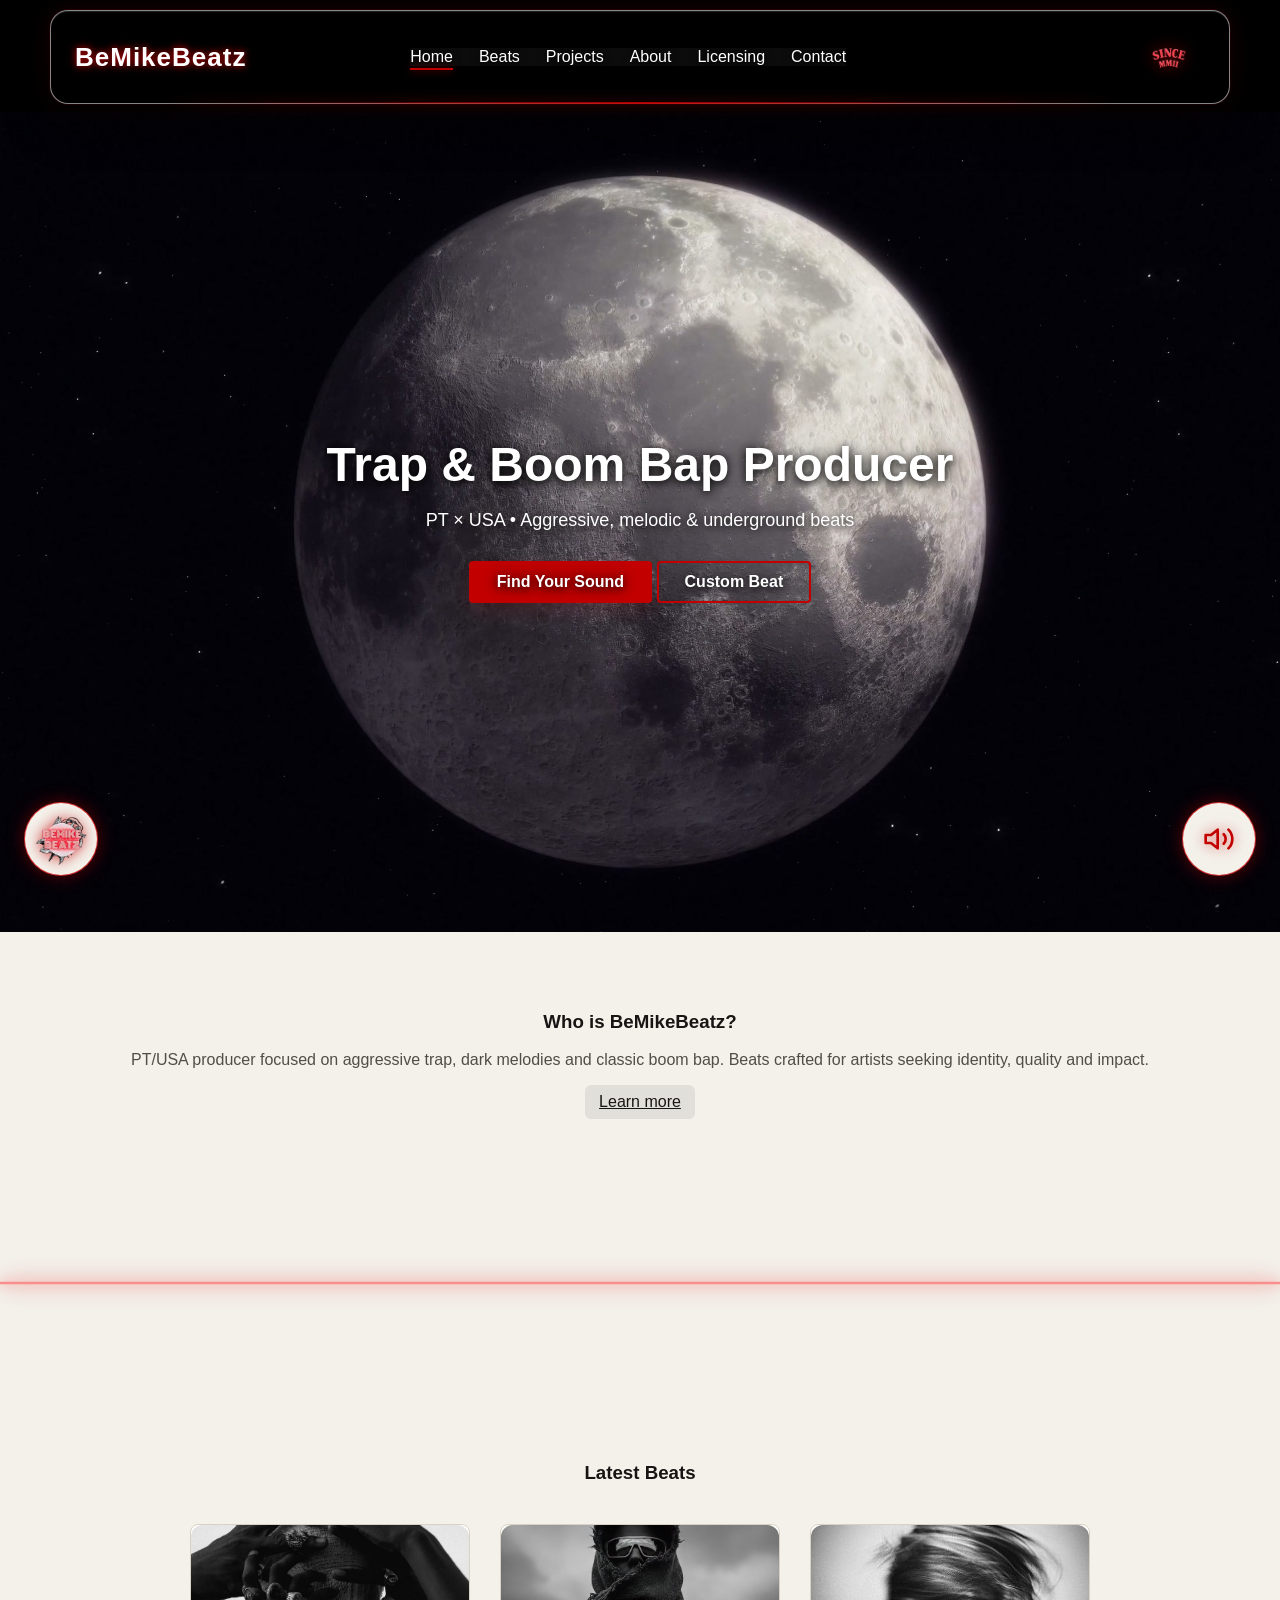
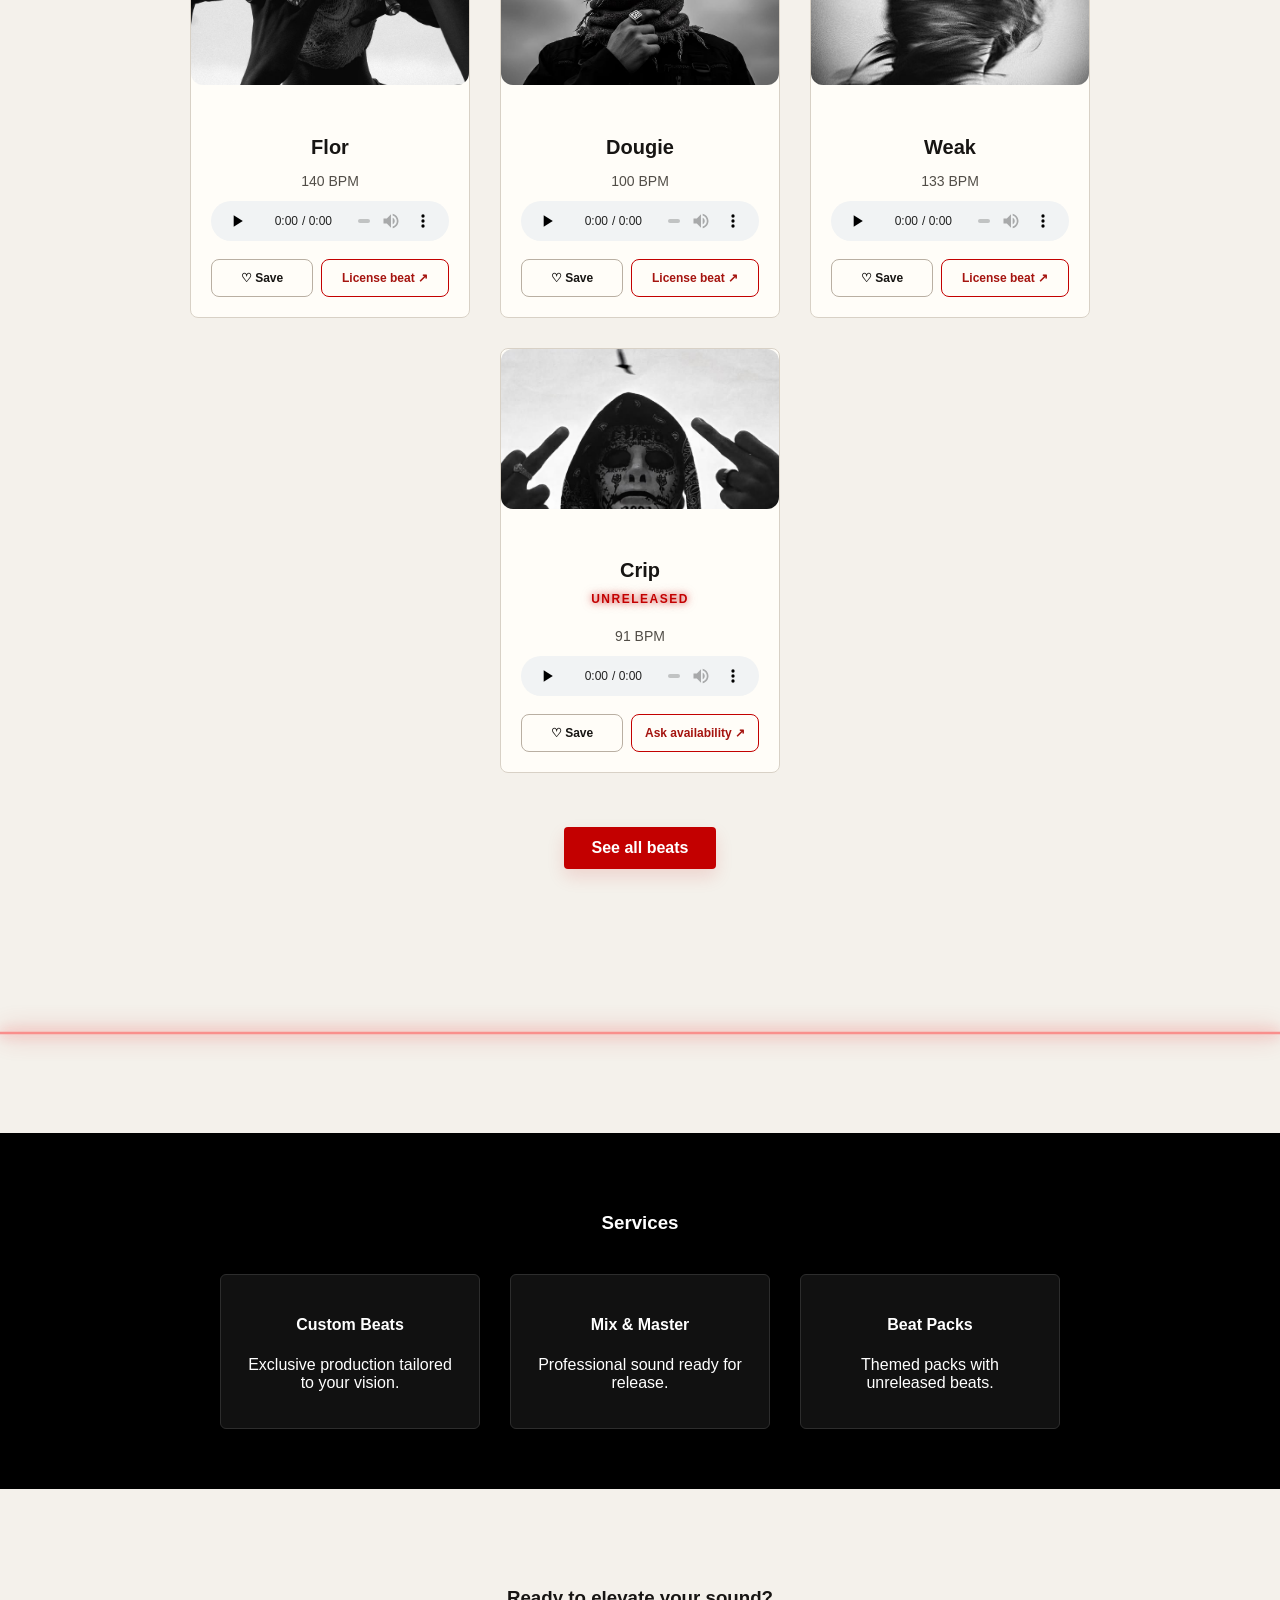
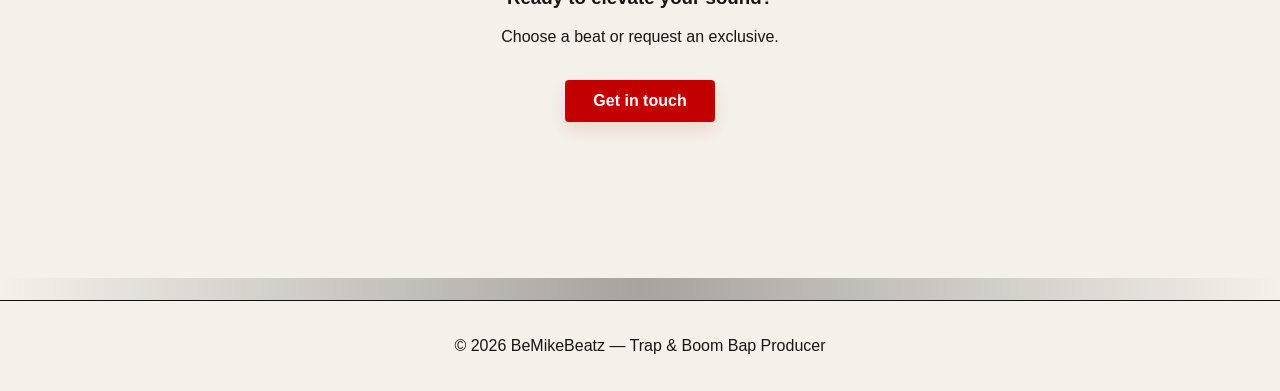
<file: index.html>
<!DOCTYPE html>
<html lang="en">
<head>
    <meta charset="UTF-8">
    <meta name="viewport" content="width=device-width, initial-scale=1.0">
    <title>BeMikeBeatz — Trap & Boom Bap Producer</title>
    <link rel="stylesheet" href="assets/css/style.css">
</head>

<body class="home-page">

    <!-- NAVBAR -->

<header class="navbar">
    <div class="header-left">
        <a class="logo-link" href="index.html" aria-label="BeMikeBeatz home">
            <span class="logo">BeMikeBeatz</span>
        </a>
    </div>

    <nav class="header-center" aria-label="Main navigation">
        <a href="index.html" aria-current="page">Home</a>
        <a href="beats.html">Beats</a>
        <a href="projects.html">Projects</a>
        <a href="about.html">About</a>
        <a href="licensing.html">Licensing</a>
        <a href="contact.html">Contact</a>
    </nav>

    <div class="header-right">
        <button class="header-icon-button" type="button" aria-label="Open menu" aria-expanded="false" aria-controls="site-navigation">
            <span class="menu-bars" aria-hidden="true"><span></span><span></span><span></span></span>
            <img class="header-icon" src="assets/images/bemike3-small.webp" alt="">
        </button>
    </div>
    
</header>




    <!-- HERO -->
    <section class="hero">
    <video muted loop playsinline preload="none" poster="assets/images/hero-dark.jpg" class="hero-video hero-video-dark" aria-hidden="true">
        <source data-src="assets/video/hero-sun-loop.mp4" type="video/mp4">
    </video>

    <video muted loop playsinline preload="none" poster="assets/images/hero-light.jpg" class="hero-video hero-video-light" aria-hidden="true">
        <source data-src="assets/video/hero-moon-loop.mp4" type="video/mp4">
    </video>

    <div class="hero-transformation" aria-hidden="true"></div>
    <div class="hero-overlay"></div>

    <div class="hero-content">
        <h1 class="hero-title">Trap & Boom Bap Producer</h1>
        <p class="hero-subtitle">PT × USA • Aggressive, melodic & underground beats</p>

        <div class="hero-buttons">
            <a class="btn" href="beats.html#beat-battle">Find Your Sound</a>
            <a class="btn-outline" href="contact.html">Custom Beat</a>
        </div>
    </div>
</section>


    <!-- ABOUT -->
    <section class="about-preview reveal">
        <h3>Who is BeMikeBeatz?</h3>
        <p>
            PT/USA producer focused on aggressive trap, dark melodies and classic boom bap.  
            Beats crafted for artists seeking identity, quality and impact.
        </p>
        <a class="btn-small" href="about.html">Learn more</a>
    </section>


<section class="visualizer-section top">
    <canvas class="beats-visualizer" id="beats-visualizer-top"></canvas>
</section>


    <!-- ÚLTIMOS BEATS -->
    
    <section class="latest-beats reveal">
    <h3>Latest Beats</h3>

    <div class="latest-grid">

        <!-- BEAT 1 -->
        <div class="latest-card" data-beat-id="flor">
            <img src="assets/beats/flor.jpeg" alt="Flor beat cover" width="736" height="920" loading="lazy" decoding="async">
            <div class="latest-info">
                <h4>Flor</h4>
                <p>140 BPM</p>
                <audio controls preload="none">
                    <source src="assets/beats/Flor(140bpm)@bemike_beatz.mp3" type="audio/mpeg">
                </audio>
                <div class="beat-card-actions">
                    <button class="beat-favorite" type="button" aria-pressed="false" aria-label="Save Flor to favourites"><span aria-hidden="true">♡</span> Save</button>
                    <a href="licensing.html?beat=flor">License beat ↗</a>
                </div>
            </div>
        </div>

        <!-- BEAT 2 -->
        <div class="latest-card" data-beat-id="dougie">
            <img src="assets/beats/dougie.jpeg" alt="Dougie beat cover" width="735" height="665" loading="lazy" decoding="async">
            <div class="latest-info">
                <h4>Dougie</h4>
                <p>100 BPM</p>
                <audio controls preload="none">
                    <source src="assets/beats/Jotinha.mp3" type="audio/mpeg">
                </audio>
                <div class="beat-card-actions">
                    <button class="beat-favorite" type="button" aria-pressed="false" aria-label="Save Dougie to favourites"><span aria-hidden="true">♡</span> Save</button>
                    <a href="licensing.html?beat=dougie">License beat ↗</a>
                </div>
            </div>
        </div>

        <!-- BEAT 3 -->
        <div class="latest-card" data-beat-id="weak">
            <img src="assets/beats/week.jpeg" alt="Weak beat cover" width="563" height="563" loading="lazy" decoding="async">
            <div class="latest-info">
                <h4>Weak</h4>
                <p>133 BPM</p>
                <audio controls preload="none">
                    <source src="assets/beats/Week.mp3" type="audio/mpeg">
                </audio>
                <div class="beat-card-actions">
                    <button class="beat-favorite" type="button" aria-pressed="false" aria-label="Save Weak to favourites"><span aria-hidden="true">♡</span> Save</button>
                    <a href="licensing.html?beat=weak">License beat ↗</a>
                </div>
            </div>
        </div>

        <div class="latest-card crip-card" data-beat-id="crip">
            <img src="assets/beats/blueface.jpeg" alt="Crip beat cover" width="640" height="640" loading="lazy" decoding="async">
            <div class="latest-info">
                <h4>Crip</h4>
                <span class="unreleased-tag">unreleased</span>
                <p>91 BPM</p>
                <audio id="crip-audio" controls preload="none">
                    <source src="assets/beats/BlueFace-preview.mp3" type="audio/mpeg">
                </audio>
                <div class="beat-card-actions">
                    <button class="beat-favorite" type="button" aria-pressed="false" aria-label="Save Crip to favourites"><span aria-hidden="true">♡</span> Save</button>
                    <a href="contact.html?beat=crip">Ask availability ↗</a>
                </div>
            </div>
        </div>

    </div>
    <br><br><br>
    <a class="btn" href="beats.html">See all beats</a>
</section>


<section class="visualizer-section">
    <canvas class="beats-visualizer" id="beats-visualizer"></canvas>
</section>

    <!-- SERVICES -->
    <section class="services">
        <h3>Services</h3>

        <div class="service-grid">

            <div class="service-card">
                <h4>Custom Beats</h4>
                <p>Exclusive production tailored to your vision.</p>
            </div>

            <div class="service-card">
                <h4>Mix & Master</h4>
                <p>Professional sound ready for release.</p>
            </div>

            <div class="service-card">
                <h4>Beat Packs</h4>
                <p>Themed packs with unreleased beats.</p>
            </div>

        </div>
    </section>


    <!-- FINAL CTA -->
    <section class="final-cta">
        <h3>Ready to elevate your sound?</h3>
        <p>Choose a beat or request an exclusive.</p><br>
        <a class="btn" href="contact.html">Get in touch</a>
    </section>
<section class="section-divider-ultra"></section>

    <!-- FOOTER -->
    <button class="floating-brand" type="button" aria-label="Switch to light theme" aria-pressed="false">
        <img src="assets/images/bemike-small.webp" alt="BeMike logo">
    </button>

    <button class="floating-mute" type="button" aria-label="Mute local beat previews" title="Mute local beat previews" aria-pressed="false">
        <svg width="32" height="32" viewBox="0 0 24 24" fill="none" stroke="currentColor" stroke-width="2" stroke-linecap="round" stroke-linejoin="round">
            <polygon points="11 5 6 9 2 9 2 15 6 15 11 19 11 5"></polygon>
            <line x1="23" y1="9" x2="17" y2="15"></line>
            <line x1="17" y1="9" x2="23" y2="15"></line>
        </svg>
    </button>

    <footer>
        <p>© 2026 BeMikeBeatz — Trap & Boom Bap Producer</p>
    </footer>
<script src="assets/js/main.js"></script>
</body>
</html>
</file>
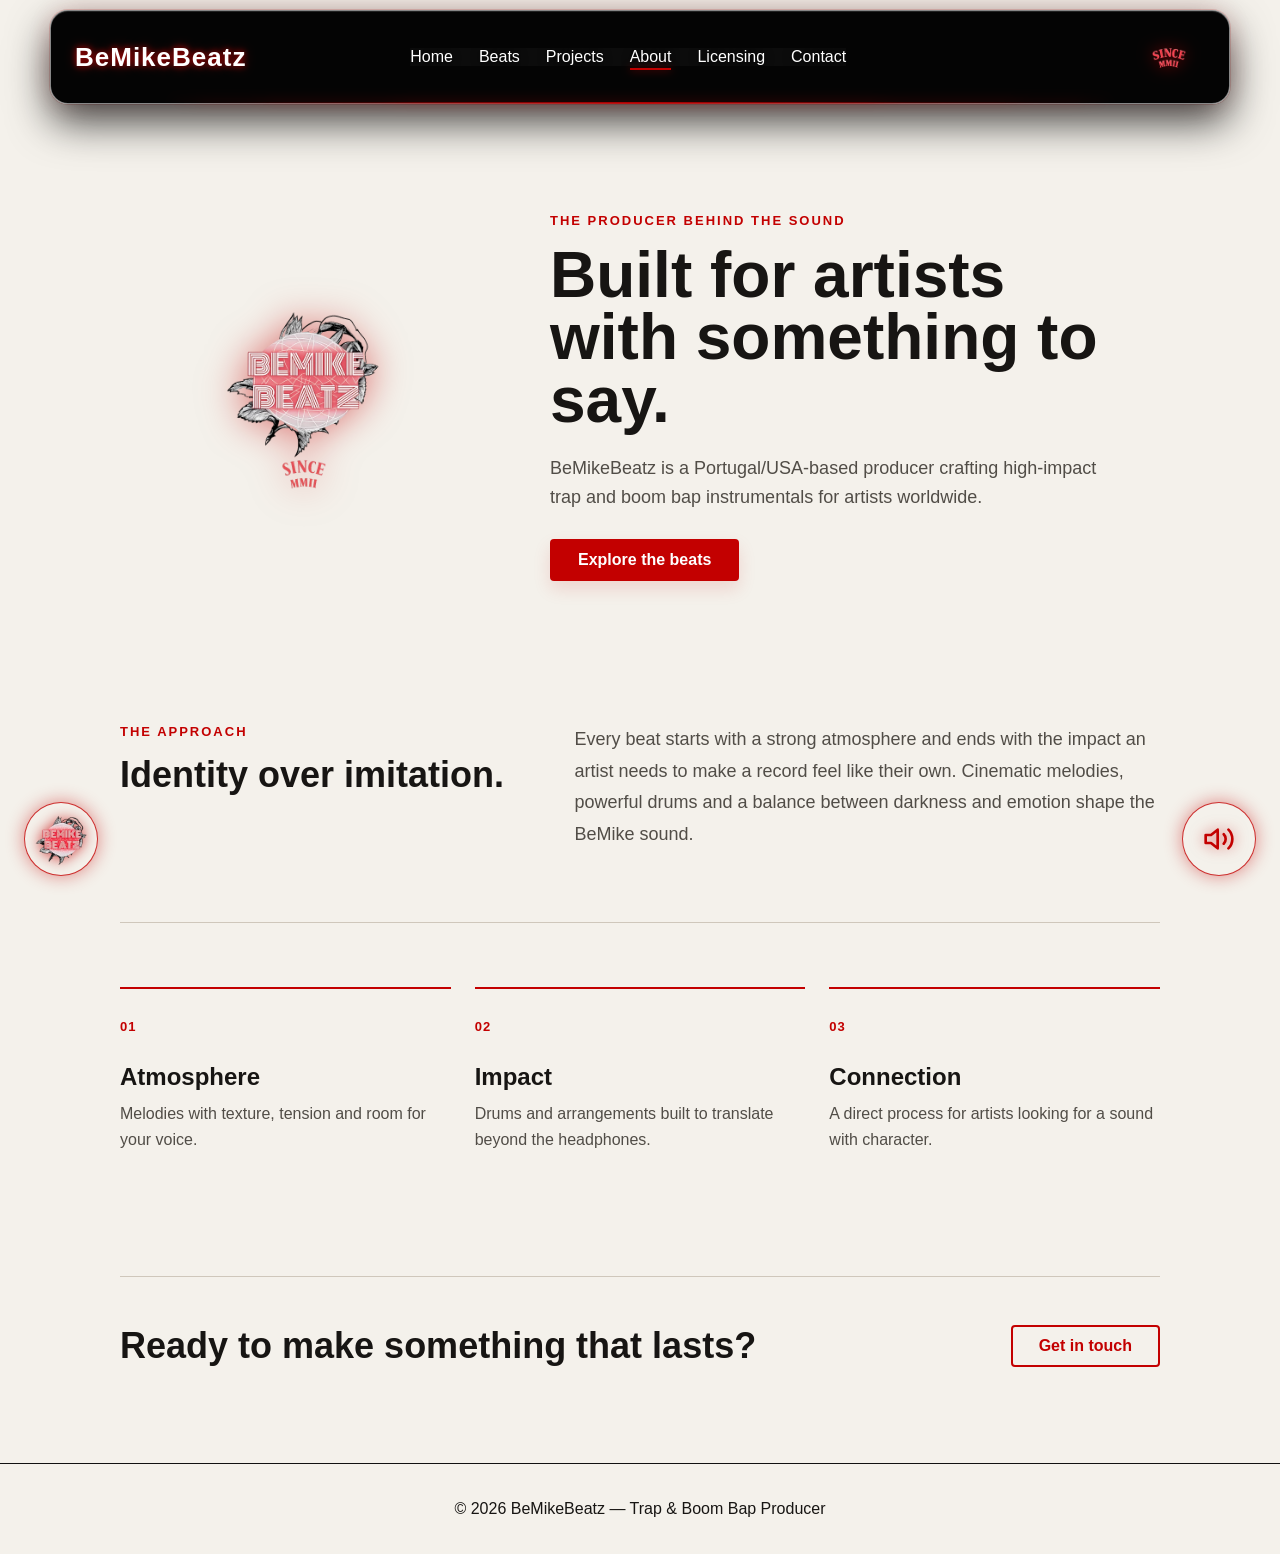
<file: about.html>
<!DOCTYPE html>
<html lang="en">
<head>
    <meta charset="UTF-8">
    <meta name="viewport" content="width=device-width, initial-scale=1.0">
    <title>About — BeMikeBeatz</title>
    <link rel="stylesheet" href="assets/css/style.css">
</head>
<body>

    <header class="navbar">
        <div class="header-left">
            <a class="logo-link" href="index.html" aria-label="BeMikeBeatz home">
                <span class="logo">BeMikeBeatz</span>
            </a>
        </div>

        <nav class="header-center" aria-label="Main navigation">
            <a href="index.html">Home</a>
            <a href="beats.html">Beats</a>
            <a href="projects.html">Projects</a>
            <a href="about.html" aria-current="page">About</a>
            <a href="licensing.html">Licensing</a>
            <a href="contact.html">Contact</a>
        </nav>

        <div class="header-right">
            <button class="header-icon-button" type="button" aria-label="Open menu" aria-expanded="false" aria-controls="site-navigation">
                <span class="menu-bars" aria-hidden="true"><span></span><span></span><span></span></span>
                <img class="header-icon" src="assets/images/bemike3-small.webp" alt="">
            </button>
        </div>
    </header>

    <main class="about-page">
        <section class="about-hero">
            <div class="about-mark">
                <img src="assets/images/bemike2-small.webp" alt="BeMikeBeatz logo">
            </div>

            <div class="about-hero-copy">
                <p class="about-eyebrow">The producer behind the sound</p>
                <h1>Built for artists<br>with something to say.</h1>
                <p>BeMikeBeatz is a Portugal/USA-based producer crafting high-impact trap and boom bap instrumentals for artists worldwide.</p>
                <a class="btn" href="beats.html">Explore the beats</a>
            </div>
        </section>

        <section class="about-story">
            <div>
                <p class="about-eyebrow">The approach</p>
                <h2>Identity over imitation.</h2>
            </div>
            <p>Every beat starts with a strong atmosphere and ends with the impact an artist needs to make a record feel like their own. Cinematic melodies, powerful drums and a balance between darkness and emotion shape the BeMike sound.</p>
        </section>

        <section class="about-values">
            <article class="about-value">
                <span>01</span>
                <h3>Atmosphere</h3>
                <p>Melodies with texture, tension and room for your voice.</p>
            </article>
            <article class="about-value">
                <span>02</span>
                <h3>Impact</h3>
                <p>Drums and arrangements built to translate beyond the headphones.</p>
            </article>
            <article class="about-value">
                <span>03</span>
                <h3>Connection</h3>
                <p>A direct process for artists looking for a sound with character.</p>
            </article>
        </section>

        <section class="about-cta">
            <h2>Ready to make something that lasts?</h2>
            <a class="btn-outline" href="contact.html">Get in touch</a>
        </section>

    </main>

    <button class="floating-brand" type="button" aria-label="Switch to light theme" aria-pressed="false">
        <img src="assets/images/bemike-small.webp" alt="BeMike logo">
    </button>

    <button class="floating-mute" type="button" aria-label="Mute local beat previews" title="Mute local beat previews" aria-pressed="false">
        <svg width="32" height="32" viewBox="0 0 24 24" fill="none" stroke="currentColor" stroke-width="2" stroke-linecap="round" stroke-linejoin="round">
            <polygon points="11 5 6 9 2 9 2 15 6 15 11 19 11 5"></polygon>
            <line x1="23" y1="9" x2="17" y2="15"></line>
            <line x1="17" y1="9" x2="23" y2="15"></line>
        </svg>
    </button>

    <footer>
        <p>© 2026 BeMikeBeatz — Trap & Boom Bap Producer</p>
    </footer>

    <script src="assets/js/main.js"></script>
</body>
</html>
</file>
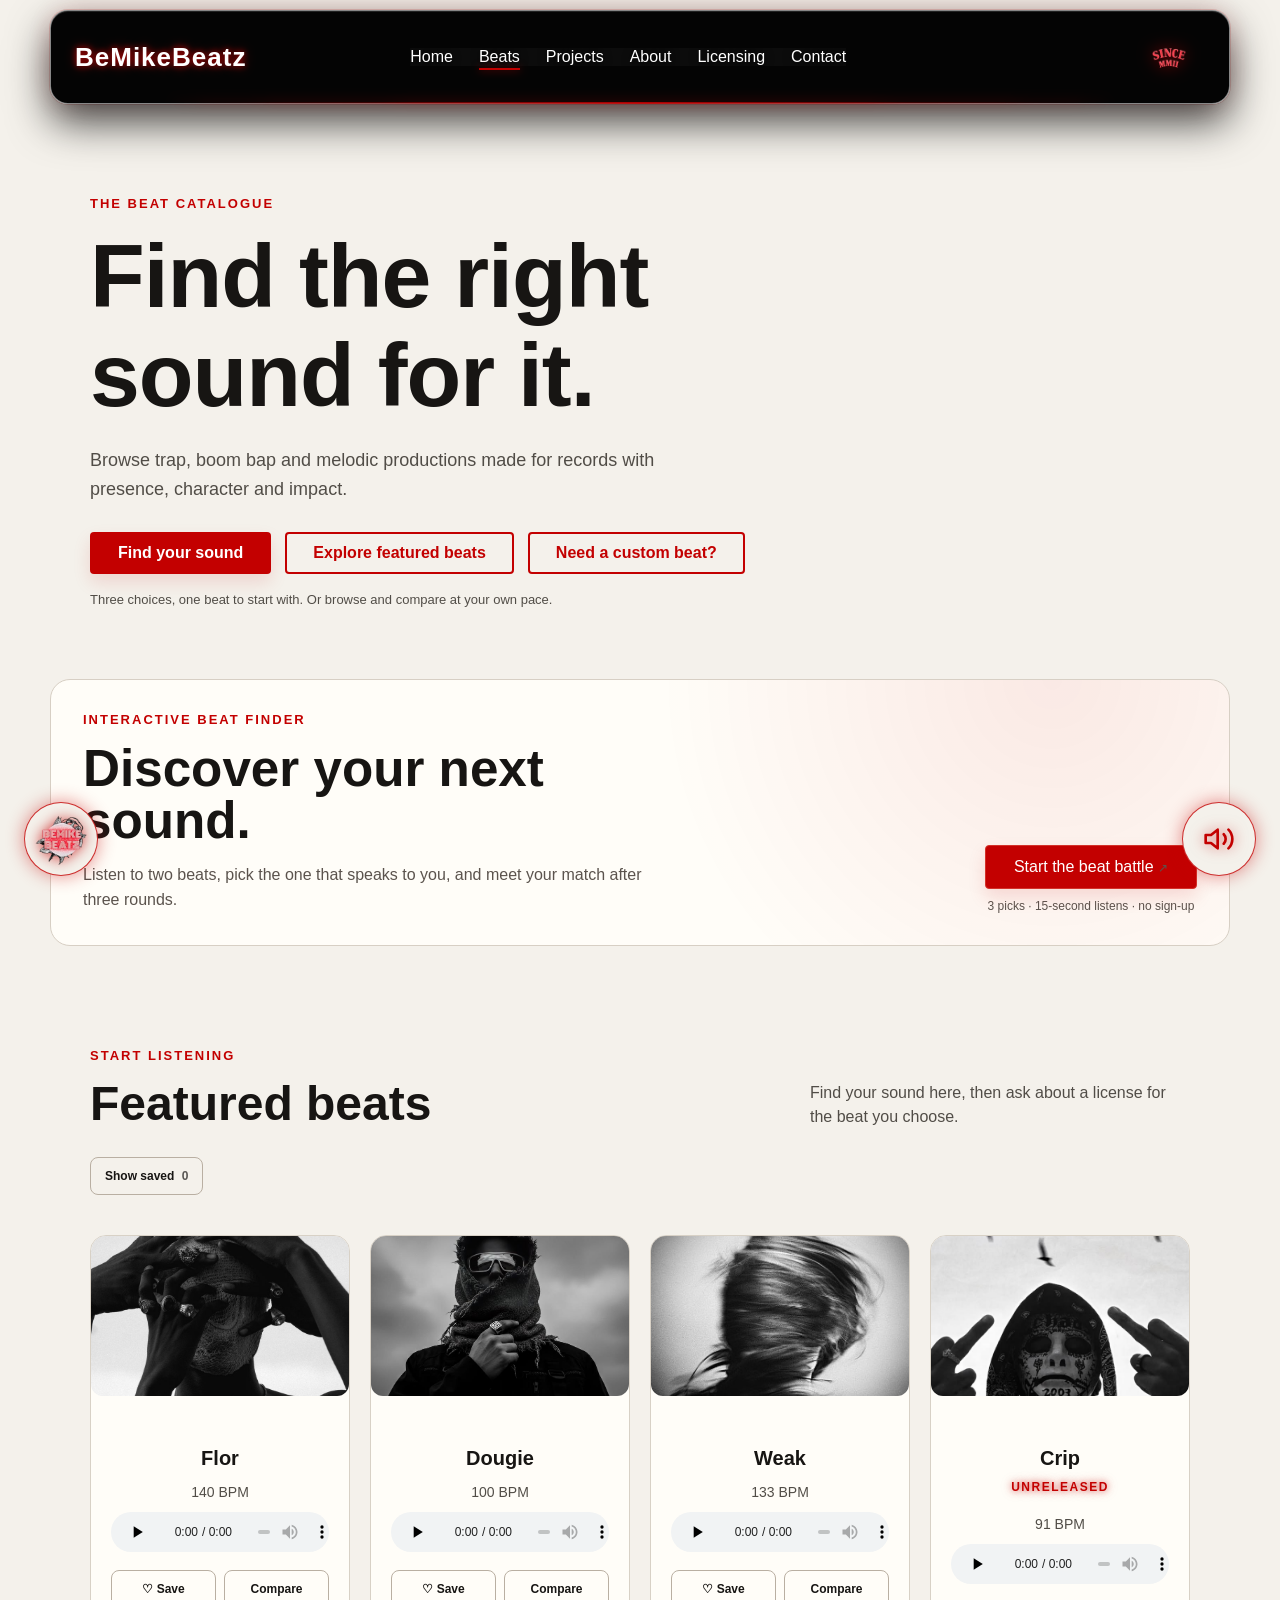
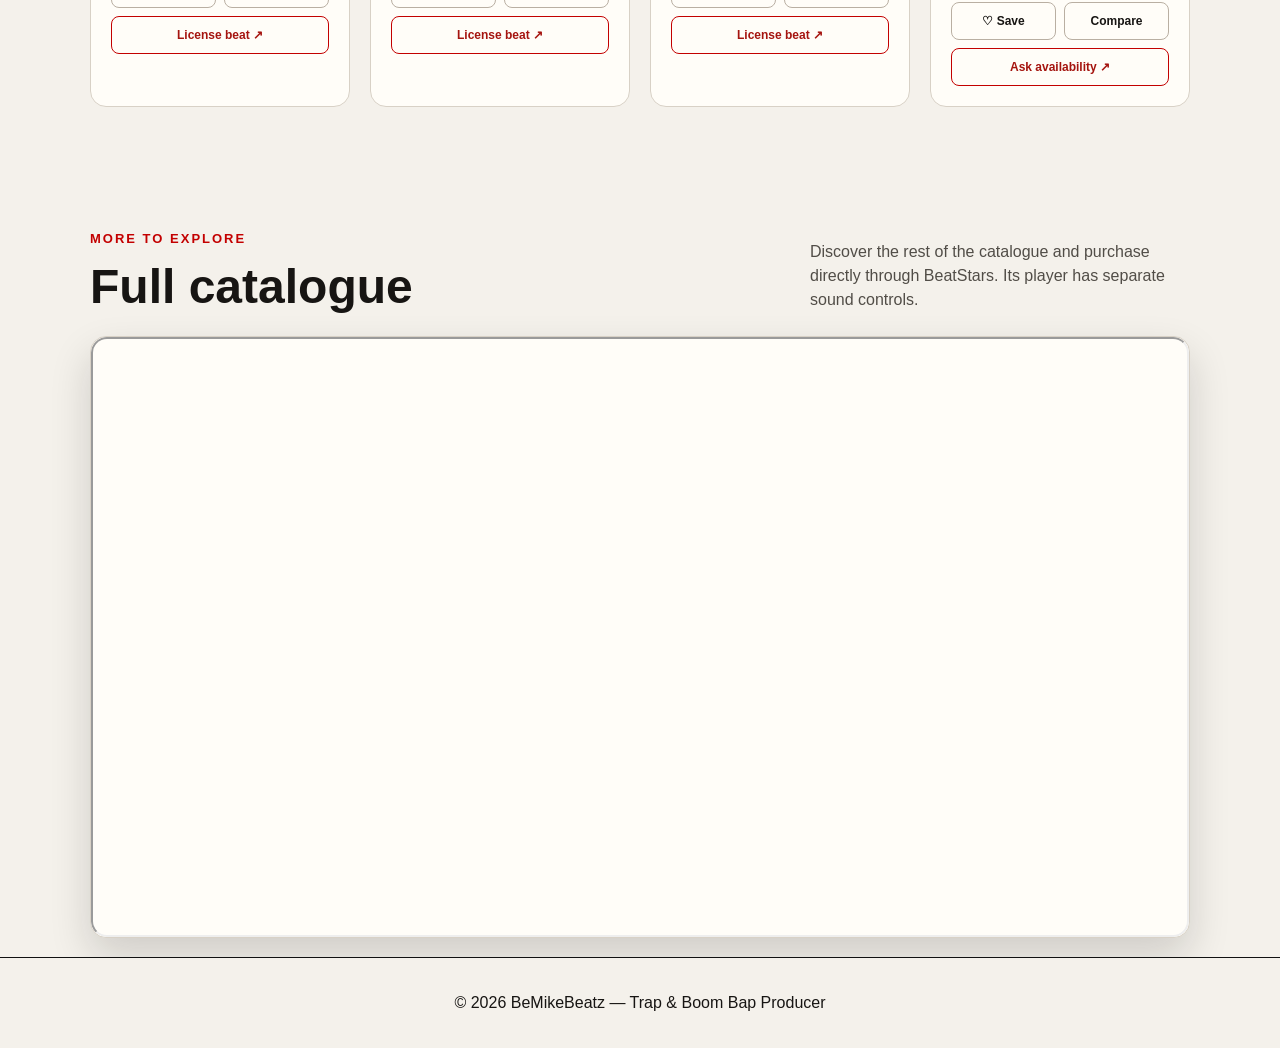
<file: beats.html>
<!DOCTYPE html>
<html lang="en">
<head>
    <meta charset="UTF-8">
    <meta name="viewport" content="width=device-width, initial-scale=1.0">
    <title>BeMikeBeatz — Catálogo Oficial</title>
    <link rel="stylesheet" href="assets/css/style.css">
</head>
<body>

    <!-- NAVBAR -->
    <header class="navbar">
        <div class="header-left">
            <a class="logo-link" href="index.html" aria-label="BeMikeBeatz home">
                <span class="logo">BeMikeBeatz</span>
            </a>
        </div>

        <nav class="header-center" aria-label="Main navigation">
            <a href="index.html">Home</a>
            <a href="beats.html" aria-current="page">Beats</a>
            <a href="projects.html">Projects</a>
            <a href="about.html">About</a>
            <a href="licensing.html">Licensing</a>
            <a href="contact.html">Contact</a>
        </nav>

        <div class="header-right">
            <button class="header-icon-button" type="button" aria-label="Open menu" aria-expanded="false" aria-controls="site-navigation">
                <span class="menu-bars" aria-hidden="true"><span></span><span></span><span></span></span>
                <img class="header-icon" src="assets/images/bemike3-small.webp" alt="">
            </button>
        </div>
    </header>

    <main class="beats-page">
    <!-- CATALOG INTRO -->
    <section class="catalog-header">
        <div class="catalog-copy">
            <p class="catalog-eyebrow">The beat catalogue</p>
            <h1>Find the right<br>sound for it.</h1>
            <p class="catalog-description">Browse trap, boom bap and melodic productions made for records with presence, character and impact.</p>
            <div class="catalog-actions">
                <a class="btn" href="#beat-battle">Find your sound</a>
                <a class="btn-outline" href="#featured-beats">Explore featured beats</a>
                <a class="btn-outline" href="contact.html">Need a custom beat?</a>
            </div>
            <p class="catalog-note">Three choices, one beat to start with. Or browse and compare at your own pace.</p>
        </div>
    </section>

    <section class="beat-battle" id="beat-battle" aria-labelledby="battle-title">
        <div class="battle-intro">
            <div>
                <p class="catalog-eyebrow">Interactive beat finder</p>
                <h2 id="battle-title">Discover your next sound.</h2>
                <p>Listen to two beats, pick the one that speaks to you, and meet your match after three rounds.</p>
            </div>
            <div class="battle-intro-action">
                <button class="btn battle-start" type="button">Start the beat battle <span aria-hidden="true">↗</span></button>
                <span>3 picks · 15-second listens · no sign-up</span>
            </div>
        </div>

        <div class="battle-stage" hidden>
            <div class="battle-stage-heading">
                <div>
                    <span class="battle-round-label" tabindex="-1">Round 1 of 3</span>
                    <h3>Which one feels right?</h3>
                </div>
                <span class="battle-progress" aria-hidden="true"><i></i><i></i><i></i></span>
            </div>
            <div class="battle-pair">
                <article class="battle-option" data-side="0">
                    <img alt="" width="320" height="320" decoding="async">
                    <div class="battle-option-copy">
                        <span class="battle-option-letter">A</span>
                        <h4 class="battle-option-name"></h4>
                        <p class="battle-option-meta"></p>
                        <div class="battle-option-actions">
                            <button class="battle-listen" type="button">▶ Listen for 15s</button>
                            <button class="battle-pick" type="button">Pick this beat <span aria-hidden="true">↗</span></button>
                        </div>
                        <progress class="battle-preview-progress" max="15" value="0" aria-label="Preview progress"></progress>
                    </div>
                </article>
                <span class="battle-versus" aria-hidden="true">VS</span>
                <article class="battle-option" data-side="1">
                    <img alt="" width="320" height="320" decoding="async">
                    <div class="battle-option-copy">
                        <span class="battle-option-letter">B</span>
                        <h4 class="battle-option-name"></h4>
                        <p class="battle-option-meta"></p>
                        <div class="battle-option-actions">
                            <button class="battle-listen" type="button">▶ Listen for 15s</button>
                            <button class="battle-pick" type="button">Pick this beat <span aria-hidden="true">↗</span></button>
                        </div>
                        <progress class="battle-preview-progress" max="15" value="0" aria-label="Preview progress"></progress>
                    </div>
                </article>
            </div>
            <div class="battle-stage-footer">
                <p class="battle-help" role="status" aria-live="polite">Listen, then pick one to continue.</p>
                <button class="battle-stage-restart" type="button">Start over</button>
            </div>
        </div>

        <div class="battle-result" hidden>
            <p class="catalog-eyebrow">Your match</p>
            <div class="battle-result-layout">
                <img class="battle-result-art" alt="" width="320" height="320" decoding="async">
                <div>
                    <span class="battle-result-kicker">This one made it through.</span>
                    <h3 class="battle-result-name" tabindex="-1"></h3>
                    <p class="battle-result-meta"></p>
                    <p class="battle-result-copy">Keep listening, save it for later, or ask how to use it in your next release.</p>
                    <div class="battle-result-actions">
                        <button class="battle-result-listen" type="button">▶ Listen again</button>
                        <button class="battle-result-save" type="button" aria-pressed="false">♡ Save beat</button>
                        <a class="battle-result-license" href="licensing.html">Explore licensing ↗</a>
                    </div>
                    <div class="battle-result-secondary">
                        <button class="battle-result-compare" type="button" hidden>Compare finalists A/B</button>
                        <button class="battle-restart" type="button">Try again</button>
                        <button class="battle-share" type="button">Copy result link</button>
                    </div>
                    <p class="battle-share-status" role="status" aria-live="polite"></p>
                </div>
            </div>
        </div>
        <noscript><p>Enable JavaScript to try the beat battle, or <a href="#featured-beats">browse the featured beats</a>.</p></noscript>
    </section>

    <!-- FEATURED BEATS -->
    <section class="featured-beats" id="featured-beats">
        <div class="featured-heading">
            <div><p class="catalog-eyebrow">Start listening</p><h2>Featured beats</h2></div>
            <p>Find your sound here, then ask about a license for the beat you choose.</p>
        </div>
        <div class="beat-library-controls">
            <button class="beat-saved-filter" type="button" aria-pressed="false">Show saved <span class="saved-count">0</span></button>
            <span class="beat-filter-status" role="status" aria-live="polite"></span>
        </div>
        <p class="beat-empty-state" hidden>No saved beats yet. Tap the heart on a beat to keep it here.</p>

        <div class="latest-grid">
            <div class="latest-card" data-beat-id="flor">
                <img src="assets/beats/flor.jpeg" alt="Flor beat cover" width="736" height="920" loading="lazy" decoding="async">
                <div class="latest-info">
                    <h4>Flor</h4>
                    <p>140 BPM</p>
                    <audio controls preload="none">
                        <source src="assets/beats/Flor(140bpm)@bemike_beatz.mp3" type="audio/mpeg">
                    </audio>
                    <div class="beat-card-actions">
                        <button class="beat-favorite" type="button" aria-pressed="false" aria-label="Save Flor to favourites"><span aria-hidden="true">♡</span> Save</button>
                        <button class="beat-compare" type="button" aria-pressed="false">Compare</button>
                        <a href="licensing.html?beat=flor">License beat ↗</a>
                    </div>
                </div>
            </div>

            <div class="latest-card" data-beat-id="dougie">
                <img src="assets/beats/dougie.jpeg" alt="Dougie beat cover" width="735" height="665" loading="lazy" decoding="async">
                <div class="latest-info">
                    <h4>Dougie</h4>
                    <p>100 BPM</p>
                    <audio controls preload="none">
                        <source src="assets/beats/Jotinha.mp3" type="audio/mpeg">
                    </audio>
                    <div class="beat-card-actions">
                        <button class="beat-favorite" type="button" aria-pressed="false" aria-label="Save Dougie to favourites"><span aria-hidden="true">♡</span> Save</button>
                        <button class="beat-compare" type="button" aria-pressed="false">Compare</button>
                        <a href="licensing.html?beat=dougie">License beat ↗</a>
                    </div>
                </div>
            </div>

            <div class="latest-card" data-beat-id="weak">
                <img src="assets/beats/week.jpeg" alt="Weak beat cover" width="563" height="563" loading="lazy" decoding="async">
                <div class="latest-info">
                    <h4>Weak</h4>
                    <p>133 BPM</p>
                    <audio controls preload="none">
                        <source src="assets/beats/Week.mp3" type="audio/mpeg">
                    </audio>
                    <div class="beat-card-actions">
                        <button class="beat-favorite" type="button" aria-pressed="false" aria-label="Save Weak to favourites"><span aria-hidden="true">♡</span> Save</button>
                        <button class="beat-compare" type="button" aria-pressed="false">Compare</button>
                        <a href="licensing.html?beat=weak">License beat ↗</a>
                    </div>
                </div>
            </div>

            <div class="latest-card crip-card" data-beat-id="crip">
                <img src="assets/beats/blueface.jpeg" alt="Crip beat cover" width="640" height="640" loading="lazy" decoding="async">
                <div class="latest-info">
                    <h4>Crip</h4>
                    <span class="unreleased-tag">unreleased</span>
                    <p>91 BPM</p>
                    <audio id="crip-audio" controls preload="none" data-preview-duration="15">
                        <source src="assets/beats/BlueFace-preview.mp3" type="audio/mpeg">
                    </audio>
                    <div class="beat-card-actions">
                        <button class="beat-favorite" type="button" aria-pressed="false" aria-label="Save Crip to favourites"><span aria-hidden="true">♡</span> Save</button>
                        <button class="beat-compare" type="button" aria-pressed="false">Compare</button>
                        <a href="contact.html?beat=crip">Ask availability ↗</a>
                    </div>
                </div>
            </div>
        </div>
    </section>
    <div class="compare-dock" hidden role="region" aria-label="Beat comparison">
        <div class="compare-dock-heading"><strong>Compare beats</strong><button class="compare-clear" type="button">Clear</button></div>
        <div class="compare-slots">
            <button class="compare-play" type="button" data-slot="0" disabled><span class="compare-slot-label">A</span><span class="compare-slot-title">Choose a beat</span><span class="compare-play-icon" aria-hidden="true">▶</span></button>
            <button class="compare-play" type="button" data-slot="1" disabled><span class="compare-slot-label">B</span><span class="compare-slot-title">Choose a beat</span><span class="compare-play-icon" aria-hidden="true">▶</span></button>
        </div>
        <p class="compare-help" role="status" aria-live="polite">Choose two beats to compare them.</p>
    </div>

    <!-- FULL CATALOGUE -->
    <section class="player-section" id="beatstars-player">
        <div class="player-intro">
            <div><p class="catalog-eyebrow">More to explore</p><h2>Full catalogue</h2></div>
            <p>Discover the rest of the catalogue and purchase directly through BeatStars. Its player has separate sound controls.</p>
        </div>
        <div class="player-wrapper">
            <iframe src="https://player.beatstars.com/?storeId=152985" width="100%" height="600" loading="lazy" title="BeMikeBeatz full beat catalogue on BeatStars"></iframe>
        </div>
    </section>
    <section class="section-divider-ultra"></section>
    </main>

    <!-- FOOTER -->
    <button class="floating-brand" type="button" aria-label="Switch to light theme" aria-pressed="false">
        <img src="assets/images/bemike-small.webp" alt="BeMike logo">
    </button>

    <button class="floating-mute" type="button" aria-label="Mute local beat previews" title="Mute local beat previews" aria-pressed="false">
        <svg width="32" height="32" viewBox="0 0 24 24" fill="none" stroke="currentColor" stroke-width="2" stroke-linecap="round" stroke-linejoin="round">
            <polygon points="11 5 6 9 2 9 2 15 6 15 11 19 11 5"></polygon>
            <line x1="23" y1="9" x2="17" y2="15"></line>
            <line x1="17" y1="9" x2="23" y2="15"></line>
        </svg>
    </button>

    <footer>
        <p>© 2026 BeMikeBeatz — Trap & Boom Bap Producer</p>
    </footer>

<script src="assets/js/main.js"></script>
</body>
</html>
</file>
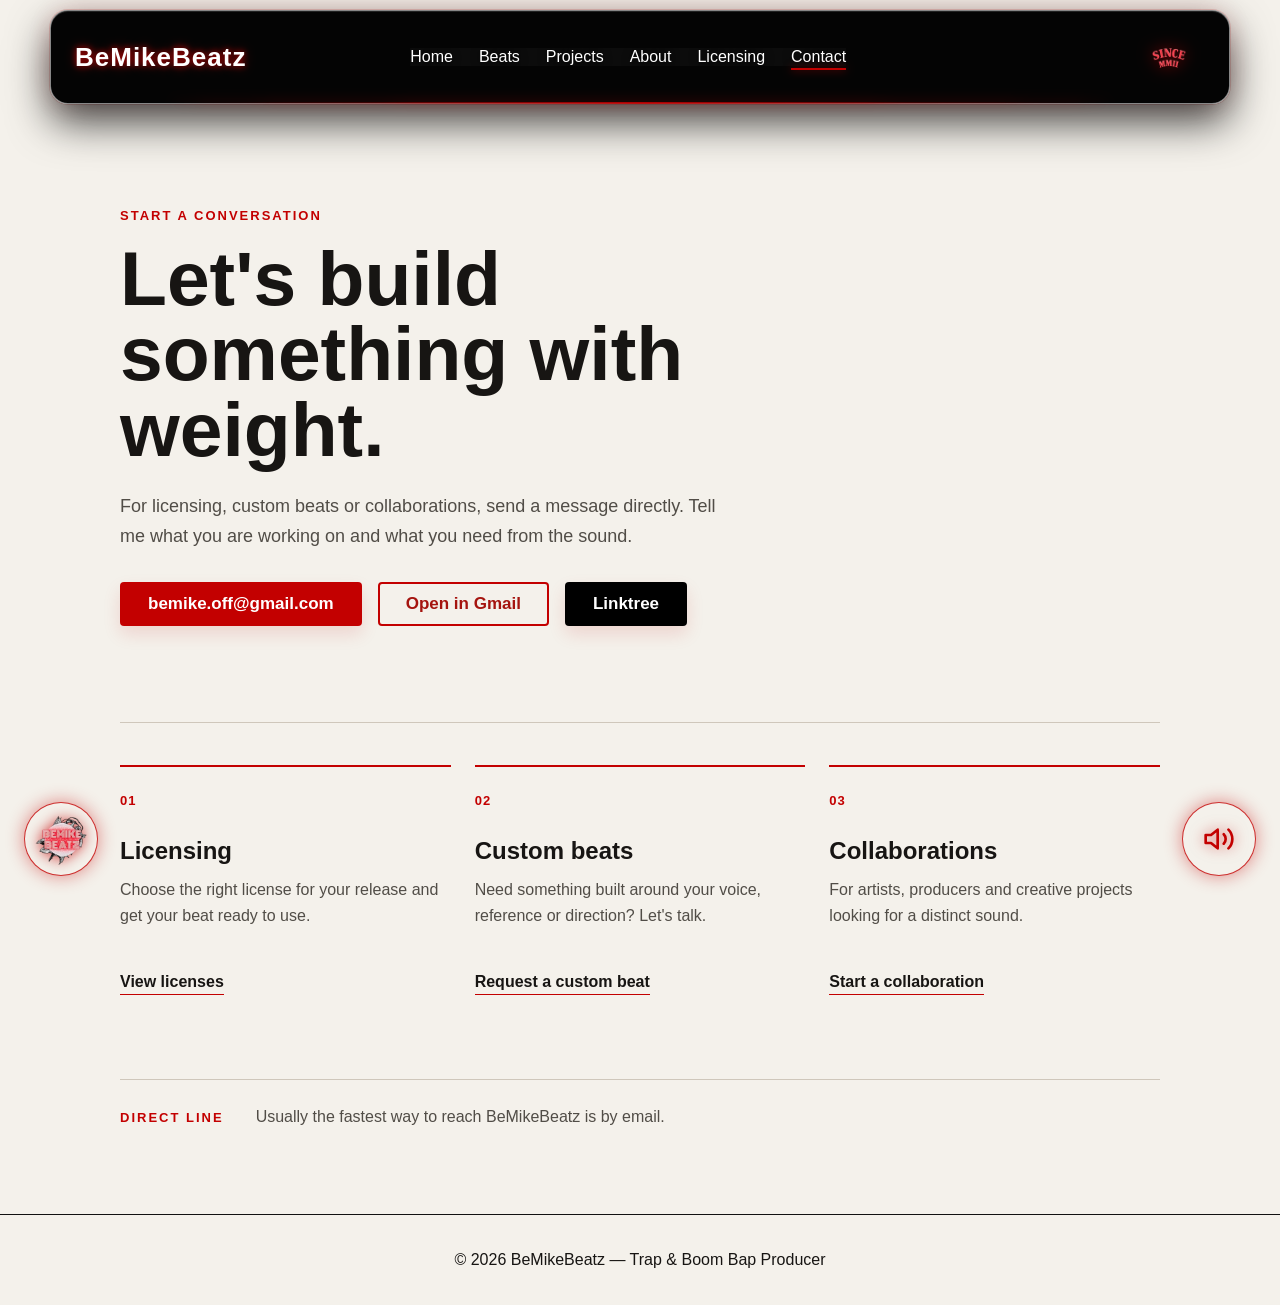
<file: contact.html>
<!DOCTYPE html>
<html lang="en">
<head>
    <meta charset="UTF-8">
    <meta name="viewport" content="width=device-width, initial-scale=1.0">
    <title>Contact — BeMikeBeatz</title>
    <link rel="stylesheet" href="assets/css/style.css">
</head>
<body>

    <header class="navbar">
        <div class="header-left">
            <a class="logo-link" href="index.html" aria-label="BeMikeBeatz home">
                <span class="logo">BeMikeBeatz</span>
            </a>
        </div>

        <nav class="header-center" aria-label="Main navigation">
            <a href="index.html">Home</a>
            <a href="beats.html">Beats</a>
            <a href="projects.html">Projects</a>
            <a href="about.html">About</a>
            <a href="licensing.html">Licensing</a>
            <a href="contact.html" aria-current="page">Contact</a>
        </nav>

        <div class="header-right">
            <button class="header-icon-button" type="button" aria-label="Open menu" aria-expanded="false" aria-controls="site-navigation">
                <span class="menu-bars" aria-hidden="true"><span></span><span></span><span></span></span>
                <img class="header-icon" src="assets/images/bemike3-small.webp" alt="">
            </button>
        </div>
    </header>

    <main class="contact-page">
        <section class="contact-hero">
            <p class="contact-eyebrow">Start a conversation</p>
            <h1>Let's build<br>something with weight.</h1>
            <p class="contact-intro">For licensing, custom beats or collaborations, send a message directly. Tell me what you are working on and what you need from the sound.</p>
            <div class="contact-selection" hidden>
                <span>Your enquiry</span>
                <strong class="contact-selection-summary"></strong>
                <a href="beats.html#featured-beats">Change beat</a>
            </div>
            <div class="contact-buttons">
                <a class="btn contact-email" href="mailto:bemike.off@gmail.com">bemike.off@gmail.com</a>
                <a class="btn-outline contact-gmail" href="https://mail.google.com/mail/?view=cm&amp;fs=1&amp;to=bemike.off@gmail.com" target="_blank" rel="noopener">Open in Gmail</a>
                <a class="btn contact-linktree" href="https://linktr.ee/bemike.off" target="_blank" rel="noopener">Linktree</a>
            </div>
        </section>

        <section class="contact-options">
            <article class="contact-option">
                <span>01</span>
                <h2>Licensing</h2>
                <p>Choose the right license for your release and get your beat ready to use.</p>
                <a href="licensing.html">View licenses</a>
            </article>

            <article class="contact-option">
                <span>02</span>
                <h2>Custom beats</h2>
                <p>Need something built around your voice, reference or direction? Let's talk.</p>
                <a href="mailto:bemike.off@gmail.com?subject=Custom%20beat%20request">Request a custom beat</a>
            </article>

            <article class="contact-option">
                <span>03</span>
                <h2>Collaborations</h2>
                <p>For artists, producers and creative projects looking for a distinct sound.</p>
                <a href="mailto:bemike.off@gmail.com?subject=Collaboration%20request">Start a collaboration</a>
            </article>
        </section>

        <section class="contact-footer-note">
            <p class="contact-eyebrow">Direct line</p>
            <p>Usually the fastest way to reach BeMikeBeatz is by email.</p>
        </section>
    </main>

    <button class="floating-brand" type="button" aria-label="Switch to light theme" aria-pressed="false">
        <img src="assets/images/bemike-small.webp" alt="BeMike logo">
    </button>

    <button class="floating-mute" type="button" aria-label="Mute local beat previews" title="Mute local beat previews" aria-pressed="false">
        <svg width="32" height="32" viewBox="0 0 24 24" fill="none" stroke="currentColor" stroke-width="2" stroke-linecap="round" stroke-linejoin="round">
            <polygon points="11 5 6 9 2 9 2 15 6 15 11 19 11 5"></polygon>
            <line x1="23" y1="9" x2="17" y2="15"></line>
            <line x1="17" y1="9" x2="23" y2="15"></line>
        </svg>
    </button>

    <footer>
        <p>© 2026 BeMikeBeatz — Trap & Boom Bap Producer</p>
    </footer>

    <script src="assets/js/main.js"></script>
</body>
</html>
</file>
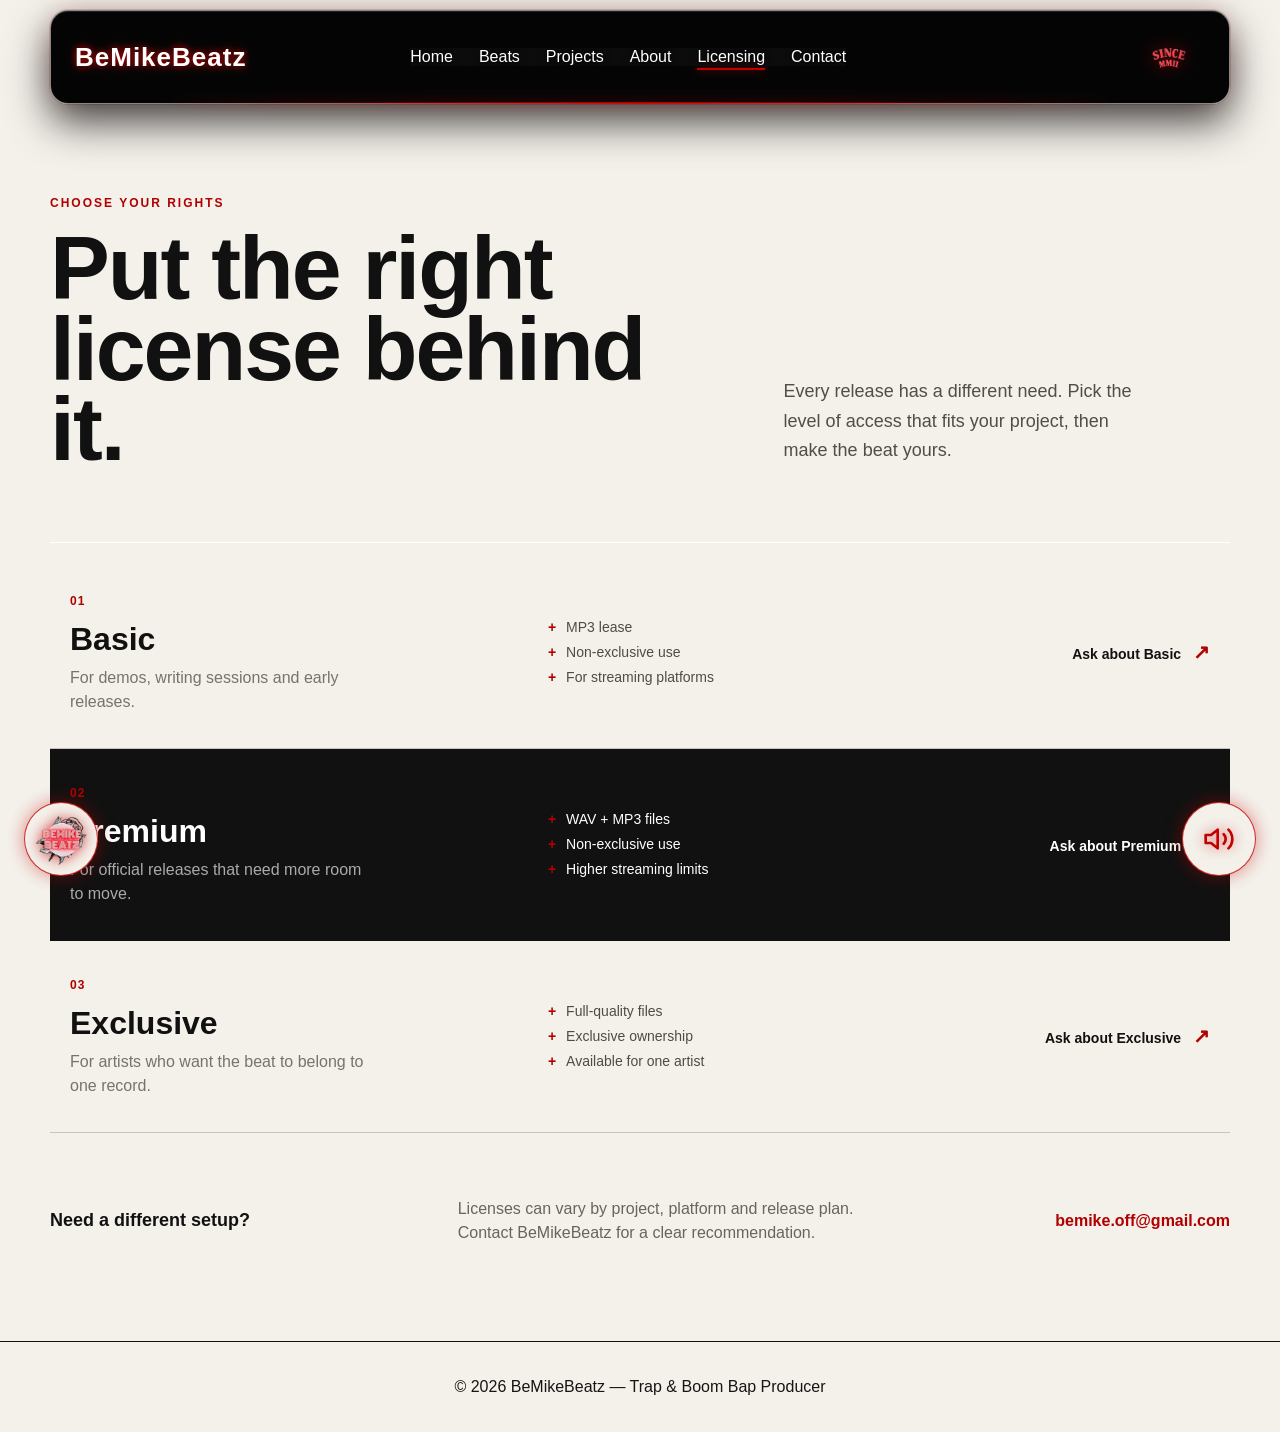
<file: licensing.html>
<!DOCTYPE html>
<html lang="en">
<head>
    <meta charset="UTF-8">
    <meta name="viewport" content="width=device-width, initial-scale=1.0">
    <title>Licensing — BeMikeBeatz</title>
    <link rel="stylesheet" href="assets/css/style.css">
</head>
<body>

    <header class="navbar">
        <div class="header-left">
            <a class="logo-link" href="index.html" aria-label="BeMikeBeatz home">
                <span class="logo">BeMikeBeatz</span>
            </a>
        </div>

        <nav class="header-center" aria-label="Main navigation">
            <a href="index.html">Home</a>
            <a href="beats.html">Beats</a>
            <a href="projects.html">Projects</a>
            <a href="about.html">About</a>
            <a href="licensing.html" aria-current="page">Licensing</a>
            <a href="contact.html">Contact</a>
        </nav>

        <div class="header-right">
            <button class="header-icon-button" type="button" aria-label="Open menu" aria-expanded="false" aria-controls="site-navigation">
                <span class="menu-bars" aria-hidden="true"><span></span><span></span><span></span></span>
                <img class="header-icon" src="assets/images/bemike3-small.webp" alt="">
            </button>
        </div>
    </header>

    <main class="licensing-page">
        <section class="licensing-intro">
            <div>
                <p class="licensing-kicker">Choose your rights</p>
                <h1>Put the right<br>license behind it.</h1>
            </div>
            <p class="licensing-intro-text">Every release has a different need. Pick the level of access that fits your project, then make the beat yours.</p>
        </section>

        <div class="selected-beat-context" hidden>
            <span>Selected beat</span>
            <strong class="selected-beat-name"></strong>
            <a href="beats.html#featured-beats">Choose another</a>
        </div>

        <section class="license-list" aria-label="License options">
            <article class="license-row">
                <div class="license-name">
                    <span>01</span>
                    <h2>Basic</h2>
                    <p>For demos, writing sessions and early releases.</p>
                </div>
                <ul>
                    <li>MP3 lease</li>
                    <li>Non-exclusive use</li>
                    <li>For streaming platforms</li>
                </ul>
                <a class="license-link" href="contact.html?license=basic" data-license="basic">Ask about Basic <span>↗</span></a>
            </article>

            <article class="license-row license-row-featured">
                <div class="license-name">
                    <span>02</span>
                    <h2>Premium</h2>
                    <p>For official releases that need more room to move.</p>
                </div>
                <ul>
                    <li>WAV + MP3 files</li>
                    <li>Non-exclusive use</li>
                    <li>Higher streaming limits</li>
                </ul>
                <a class="license-link" href="contact.html?license=premium" data-license="premium">Ask about Premium <span>↗</span></a>
            </article>

            <article class="license-row">
                <div class="license-name">
                    <span>03</span>
                    <h2>Exclusive</h2>
                    <p>For artists who want the beat to belong to one record.</p>
                </div>
                <ul>
                    <li>Full-quality files</li>
                    <li>Exclusive ownership</li>
                    <li>Available for one artist</li>
                </ul>
                <a class="license-link" href="contact.html?license=exclusive" data-license="exclusive">Ask about Exclusive <span>↗</span></a>
            </article>
        </section>

        <section class="licensing-note">
            <strong>Need a different setup?</strong>
            <p>Licenses can vary by project, platform and release plan. Contact BeMikeBeatz for a clear recommendation.</p>
            <a href="mailto:bemike.off@gmail.com">bemike.off@gmail.com</a>
        </section>
    </main>

    <button class="floating-brand" type="button" aria-label="Switch to light theme" aria-pressed="false">
        <img src="assets/images/bemike-small.webp" alt="BeMike logo">
    </button>

    <button class="floating-mute" type="button" aria-label="Mute local beat previews" title="Mute local beat previews" aria-pressed="false">
        <svg width="32" height="32" viewBox="0 0 24 24" fill="none" stroke="currentColor" stroke-width="2" stroke-linecap="round" stroke-linejoin="round">
            <polygon points="11 5 6 9 2 9 2 15 6 15 11 19 11 5"></polygon>
            <line x1="23" y1="9" x2="17" y2="15"></line>
            <line x1="17" y1="9" x2="23" y2="15"></line>
        </svg>
    </button>

    <footer>
        <p>© 2026 BeMikeBeatz — Trap & Boom Bap Producer</p>
    </footer>

    <script src="assets/js/main.js"></script>
</body>
</html>
</file>
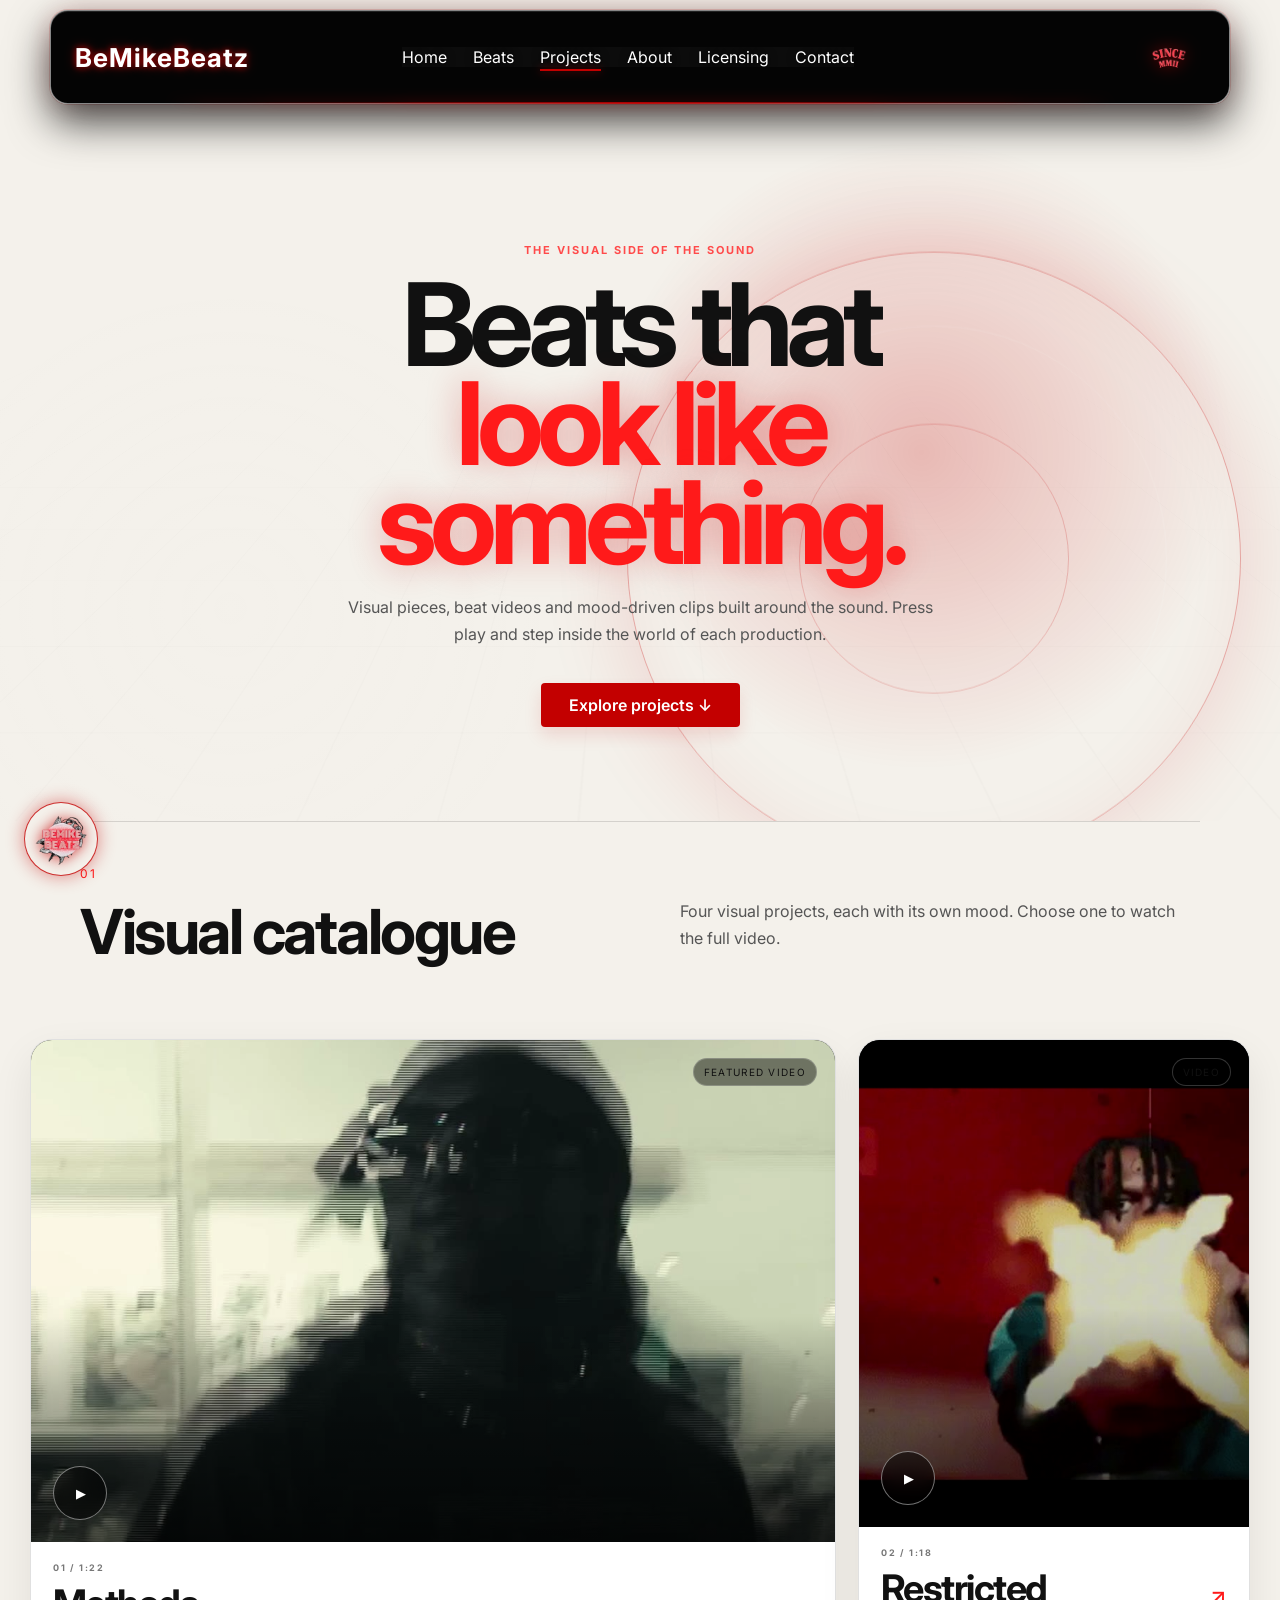
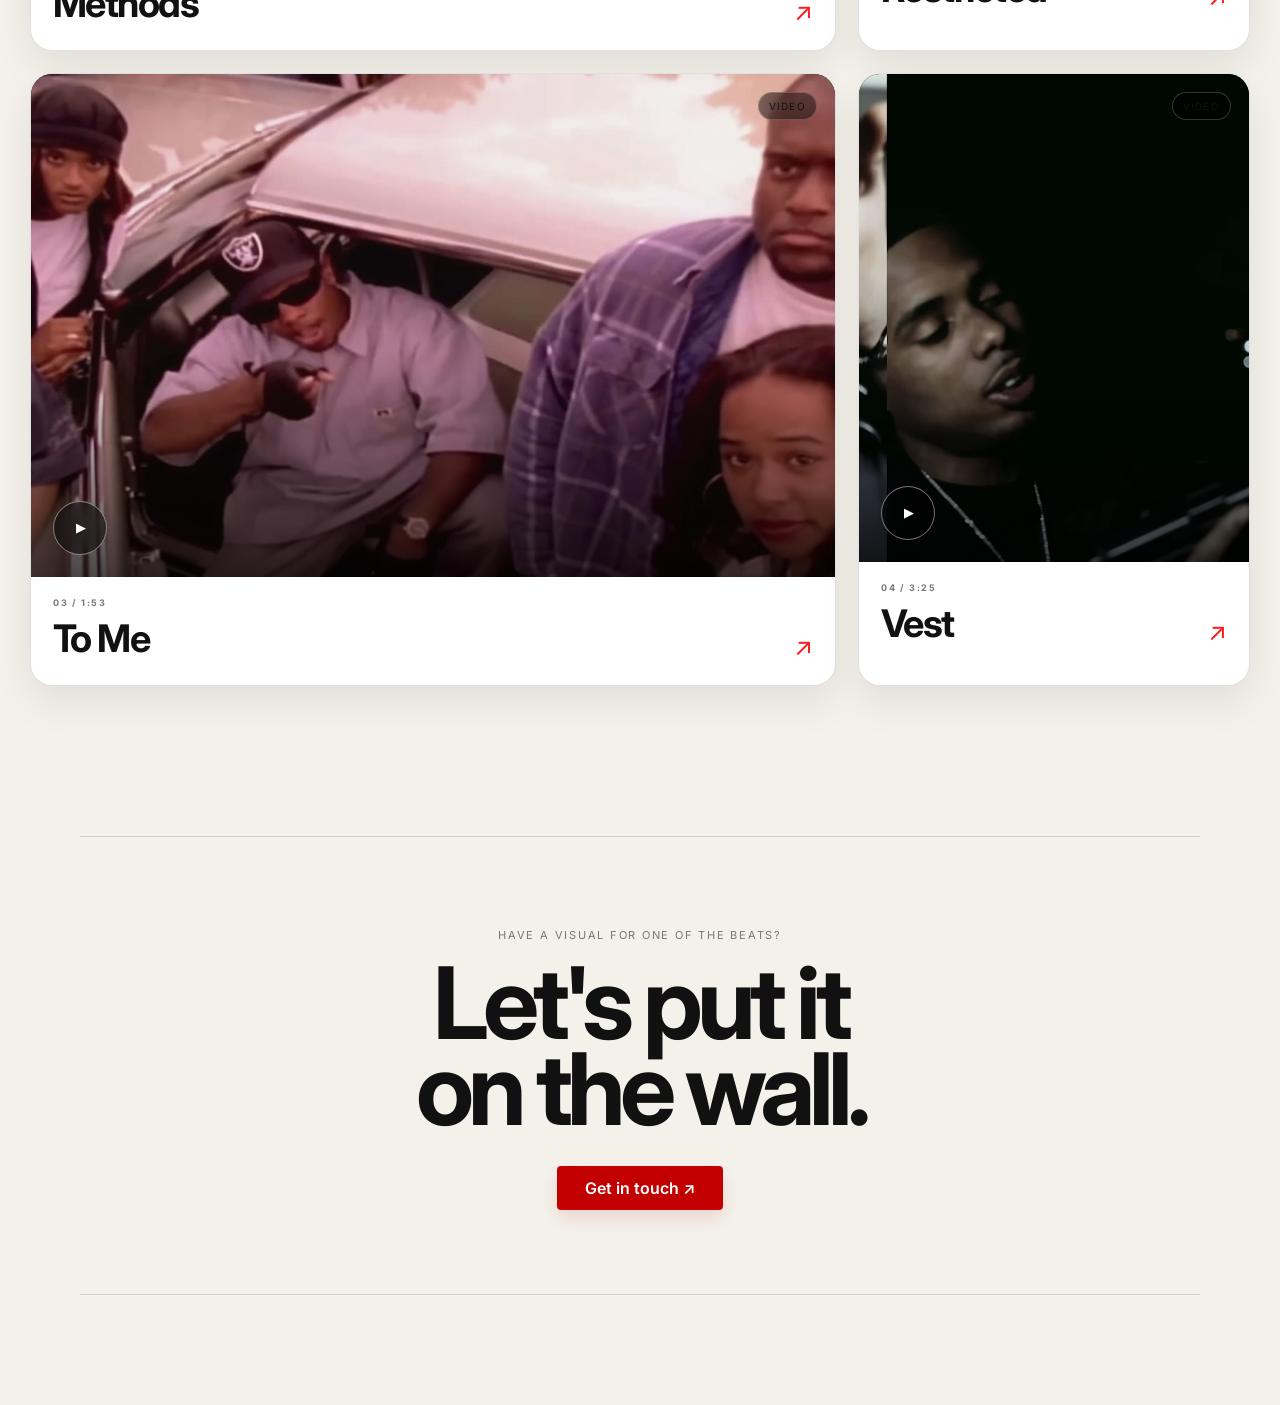
<file: projects.html>
<!DOCTYPE html>
<html lang="en">
<head>
    <meta charset="UTF-8">
    <meta name="viewport" content="width=device-width, initial-scale=1.0">
    <meta name="description" content="BeMikeBeatz — visual projects and music videos built around the beats.">
    <title>Projects — BeMikeBeatz</title>
    <link rel="preconnect" href="https://fonts.googleapis.com">
    <link rel="preconnect" href="https://fonts.gstatic.com" crossorigin>
    <link href="https://fonts.googleapis.com/css2?family=Inter:wght@400;500;600;700;800&display=swap" rel="stylesheet">
    <link rel="stylesheet" href="assets/css/style.css">
</head>
<body class="projects-page">
<header class="navbar">
    <div class="header-left">
        <a class="logo-link" href="index.html" aria-label="BeMikeBeatz home"><span class="logo">BeMikeBeatz</span></a>
    </div>
    <nav class="header-center" aria-label="Main navigation">
        <a href="index.html">Home</a>
        <a href="beats.html">Beats</a>
        <a href="projects.html" aria-current="page">Projects</a>
        <a href="about.html">About</a>
        <a href="licensing.html">Licensing</a>
        <a href="contact.html">Contact</a>
    </nav>
    <div class="header-right">
        <button class="header-icon-button" type="button" aria-label="Open menu" aria-expanded="false" aria-controls="site-navigation">
            <span class="menu-bars" aria-hidden="true"><span></span><span></span><span></span></span>
            <img class="header-icon" src="assets/images/bemike3-small.webp" alt="">
        </button>
    </div>
</header>

<main>
    <section class="projects-hero">
        <div class="projects-hero-copy reveal reveal-up">
            <p class="projects-eyebrow">The visual side of the sound</p>
            <h1>Beats that<br><span>look like something.</span></h1>
            <p>Visual pieces, beat videos and mood-driven clips built around the sound. Press play and step inside the world of each production.</p>
            <a class="btn magnetic" href="#projects-grid">Explore projects <span aria-hidden="true">↓</span></a>
        </div>
        <div class="projects-hero-orbit parallax" data-speed="0.12" aria-hidden="true"></div>
        <div class="projects-hero-grid" aria-hidden="true"></div>
    </section>

    <section class="projects-intro reveal reveal-up">
        <div><span class="section-index">01</span><h2>Visual catalogue</h2></div>
        <p>Four visual projects, each with its own mood. Choose one to watch the full video.</p>
    </section>

    <section id="projects-grid" class="projects-grid" aria-label="Visual projects">
        <article class="project-card project-card-featured reveal reveal-up" data-video="assets/video/projects/methods.mp4" data-preview="assets/video/projects/methods-preview.mp4">
            <div class="project-media">
                <video muted loop playsinline preload="none" poster="assets/images/projects/methods.jpg" aria-hidden="true"></video>
                <button class="project-play" type="button" aria-label="Play Methods video"><span aria-hidden="true">▶</span></button>
                <span class="project-tag">Featured video</span>
            </div>
            <div class="project-info"><div><p class="project-meta">01 / 1:22</p><h3>Methods</h3></div><span class="project-arrow" aria-hidden="true">↗</span></div>
        </article>

        <article class="project-card project-card-tall reveal reveal-up" data-video="assets/video/projects/restricted.mp4" data-preview="assets/video/projects/restricted-preview.mp4">
            <div class="project-media">
                <video muted loop playsinline preload="none" poster="assets/images/projects/restricted.jpg" aria-hidden="true"></video>
                <button class="project-play" type="button" aria-label="Play Restricted video"><span aria-hidden="true">▶</span></button>
                <span class="project-tag">Video</span>
            </div>
            <div class="project-info"><div><p class="project-meta">02 / 1:18</p><h3>Restricted</h3></div><span class="project-arrow" aria-hidden="true">↗</span></div>
        </article>

        <article class="project-card project-card-wide reveal reveal-up" data-video="assets/video/projects/tome.mp4" data-preview="assets/video/projects/tome-preview.mp4">
            <div class="project-media">
                <video muted loop playsinline preload="none" poster="assets/images/projects/tome.jpg" aria-hidden="true"></video>
                <button class="project-play" type="button" aria-label="Play To Me video"><span aria-hidden="true">▶</span></button>
                <span class="project-tag">Video</span>
            </div>
            <div class="project-info"><div><p class="project-meta">03 / 1:53</p><h3>To Me</h3></div><span class="project-arrow" aria-hidden="true">↗</span></div>
        </article>

        <article class="project-card project-card-tall reveal reveal-up" data-video="assets/video/projects/vest.mp4" data-preview="assets/video/projects/vest-preview.mp4">
            <div class="project-media">
                <video muted loop playsinline preload="none" poster="assets/images/projects/vest.jpg" aria-hidden="true"></video>
                <button class="project-play" type="button" aria-label="Play Vest video"><span aria-hidden="true">▶</span></button>
                <span class="project-tag">Video</span>
            </div>
            <div class="project-info"><div><p class="project-meta">04 / 3:25</p><h3>Vest</h3></div><span class="project-arrow" aria-hidden="true">↗</span></div>
        </article>
    </section>

    <section class="projects-cta reveal reveal-up">
        <p>Have a visual for one of the beats?</p>
        <h2>Let's put it<br>on the wall.</h2>
        <a class="btn magnetic" href="contact.html">Get in touch <span aria-hidden="true">↗</span></a>
    </section>
</main>

<button class="floating-brand" type="button" aria-label="Switch to light theme" aria-pressed="false">
    <img src="assets/images/bemike-small.webp" alt="BeMike logo">
</button>

<dialog class="video-modal" aria-hidden="true" aria-label="Project video">
    <button class="video-modal-close" type="button" aria-label="Close video">×</button>
    <div class="video-modal-inner"><video controls playsinline></video></div>
</dialog>

<script src="assets/js/main.js"></script>
</body>
</html>
</file>
<file: assets/css/style.css>
/* GLOBAL */
html {
    overscroll-behavior-y: none;
}

body {
    --page-surface: #000;
    background: var(--page-surface);
    color: #fff;
    font-family: 'Inter', sans-serif;
    margin: 0;
    /* espaçamento para navbar fixa */
    padding-top: 112px;
    animation: pageEnter 260ms ease-out both;
}

body.page-exit {
    animation: pageExit 160ms ease-in both;
    pointer-events: none;
}

@keyframes pageEnter {
    from { opacity: 0; }
    to { opacity: 1; }
}

@keyframes pageExit {
    from { opacity: 1; }
    to { opacity: 0; }
}

@media (prefers-reduced-motion: reduce) {
    body,
    body.page-exit {
        animation: none;
    }
}

/* Use border-box so padding doesn't increase element width unexpectedly */
*,
*::before,
*::after {
    box-sizing: border-box;
}

/* NAVBAR */
.navbar {
    position: fixed;
    top: 10px;
    left: 50%;
    width: min(calc(100% - 28px), 1180px);
    z-index: 999;

    display: grid;
    /* Make left/logo and right/icon auto-sized, center takes remaining space */
    grid-template-columns: auto 1fr auto;
    align-items: center;

    min-height: 86px;
    padding: 10px 24px;

    background: rgba(0, 0, 0, 0.985);
    backdrop-filter: blur(18px);
    border: 1px solid rgba(255,255,255,0.52);
    border-radius: 18px;
    box-shadow:
        inset 0 1px 0 rgba(255,255,255,0.12),
        0 18px 42px rgba(0,0,0,0.72),
        0 0 0 1px rgba(195,0,0,0.16),
        0 0 28px rgba(195,0,0,0.14);
}

.navbar::after {
    content: "";
    position: absolute;
    right: 10%;
    bottom: -1px;
    left: 10%;
    height: 2px;
    background: linear-gradient(90deg, transparent, rgba(195,0,0,0.9), transparent);
    border-radius: 50%;
    box-shadow: 0 0 12px rgba(195,0,0,0.7);
    pointer-events: none;
}

/* LOGO ESQUERDA */
.header-left {
    display: flex;
    justify-content: flex-start;
}

.logo-link {
    color: inherit;
    text-decoration: none;
}

.logo {
    font-size: 26px;
    font-weight: 700;
    letter-spacing: 1px;
    transition: transform 0.25s ease, filter 0.25s ease, text-shadow 0.2s ease;
    color: #111;
    /* subtle red glow */
    text-shadow: 0 0 6px rgba(195,0,0,0.85), 0 0 12px rgba(195,0,0,0.5);
}

.logo:hover {
    transform: scale(1.06);
    filter: drop-shadow(0 0 8px rgba(195,0,0,0.28));
    /* intensify glow on hover */
    text-shadow: 0 0 10px rgba(195,0,0,1), 0 0 18px rgba(195,0,0,0.7);
}

/* MENU CENTRADO */
.header-center {
    display: flex;
    justify-content: center;
    gap: 26px;
    /* Center the nav visually regardless of side column widths */
    position: absolute;
    left: 49%;
    transform: translateX(-50%);
    z-index: 1000;
}

/* LINKS */
.header-center a {
    color: #111;
    text-decoration: none;
    font-size: 16px;
    position: relative;
    text-shadow: none;
    transition: 0.3s;
}

.header-center a::after {
    content: "";
    position: absolute;
    bottom: -4px;
    left: 0;
    width: 0%;
    height: 2px;
    background: #C30000;
    transition: 0.3s;
}

.header-center a:hover::after {
    width: 100%;
}

.header-center a[aria-current="page"] {
    color: #C30000;
    text-shadow: 0 0 7px rgba(195, 0, 0, 0.8), 0 0 14px rgba(195, 0, 0, 0.35);
}

.header-center a[aria-current="page"]::after {
    width: 100%;
    box-shadow: 0 0 8px rgba(195, 0, 0, 0.75);
}

/* ÍCONE DIREITA */
.header-right {
    display: flex;
    /* align icon to the far right of the navbar */
    justify-content: flex-end;
    align-items: center;
}

.header-icon-button {
    padding: 0;
    border: 0;
    background: transparent;
    cursor: pointer;
}

.header-icon {
    width: 72px;
    height: 72px;
    object-fit: contain;
    transition: 0.3s;
    max-width: 110px;
    display: block;
    filter: drop-shadow(0 0 8px rgba(195, 0, 0, 0.8));
}

.header-icon:hover {
    transform: scale(1.12);
    filter: drop-shadow(0 0 12px #C30000);
}




/* HERO */
.hero {
    position: relative;
    height: calc(90vh + 10px);
    overflow: hidden;
    background: #000;

    /* CORREÇÃO: centrar texto */
    display: flex;
    align-items: center;
    justify-content: center;
    text-align: center;
}

.hero-video {
    position: absolute;
    top: 0;
    left: 0;
    width: 100%;
    height: 100%;
    object-fit: cover;
    z-index: 1;
    transition: opacity 600ms ease;
}

.hero-video-light {
    opacity: 0;
}

body.light-theme .hero-video-dark {
    opacity: 0;
}

body.light-theme .hero-video-light {
    opacity: 1;
}

.hero-overlay {
    position: absolute;
    top: 0;
    left: 0;
    width: 100%;
    height: 100%;
    background:
        radial-gradient(ellipse at 50% 62%, rgba(0,0,0,0.28), transparent 46%),
        linear-gradient(90deg, rgba(0,0,0,0.28), rgba(0,0,0,0.04) 48%, rgba(0,0,0,0.22));
    z-index: 2;
    transition: opacity 550ms ease;
}

.hero::after {
    content: "";
    position: absolute;
    top: 50%;
    left: 50%;
    width: min(58vw, 720px);
    aspect-ratio: 1;
    transform: translate(-50%, -50%);
    border-radius: 50%;
    background: radial-gradient(circle, rgba(255, 255, 255, 0.18) 0 34%, rgba(255, 255, 255, 0.06) 54%, transparent 72%);
    mix-blend-mode: screen;
    pointer-events: none;
    z-index: 2;
    opacity: 1;
    transition: opacity 550ms ease;
}

/* Hero copy stays white while the page's inherited text color changes theme. */
.hero-content {
    position: relative;
    z-index: 4;
    color: #fff;
    text-align: center;
    text-shadow: 0 2px 8px rgba(0, 0, 0, 0.9), 0 0 18px rgba(0, 0, 0, 0.55);
}

.hero-content .hero-title {
    font-size: 48px;
    margin: 0 0 10px;
    animation: fadeIn 1.5s ease forwards;
}

.hero-content p {
    font-size: 18px;
    margin-bottom: 30px;
    animation: fadeIn 2s ease forwards;
}

@keyframes fadeIn {
    from { opacity: 0; transform: translateY(20px); }
    to { opacity: 1; transform: translateY(0); }
}

/* BUTTONS */
.btn {
    background: #C30000;
    padding: 12px 28px;
    color: #fff;
    text-decoration: none;
    border-radius: 4px;
    font-weight: 600;
    display: inline-block;
    transition: transform 200ms cubic-bezier(.2,.9,.2,1), box-shadow 200ms ease, opacity 160ms ease;
    box-shadow: 0 8px 18px rgba(195,0,0,0.12);
}

.btn-outline {
    border: 2px solid #C30000;
    padding: 10px 26px;
    color: #C30000;
    text-decoration: none;
    border-radius: 4px;
    font-weight: 600;
    display: inline-block;
    transition: transform 200ms cubic-bezier(.2,.9,.2,1), box-shadow 200ms ease, background 160ms ease;
}

.btn:hover, .btn:focus {
    transform: translateY(-4px);
    box-shadow: 0 14px 30px rgba(195,0,0,0.18);
    opacity: 0.98;
}

.btn:active {
    transform: translateY(-1px) scale(.995);
    box-shadow: 0 6px 14px rgba(195,0,0,0.12);
}

.btn-outline:hover, .btn-outline:focus {
    transform: translateY(-3px);
    background: rgba(195,0,0,0.06);
    box-shadow: 0 10px 22px rgba(195,0,0,0.08);
}

.btn-outline:active {
    transform: translateY(-1px) scale(.995);
}

.hero-buttons .btn-outline {
    color: #fff;
    transition: transform 200ms cubic-bezier(.2,.9,.2,1), box-shadow 200ms ease,
                background-color 160ms ease, border-color 550ms ease;
}

body:not(.light-theme) .hero-buttons .btn-outline {
    color: #fff;
    border-color: #fff;
}

/* DIVISÓRIA GROSSA ENTRE HERO E ABOUT */
.section-divider-ultra {
    width: 100%;
    height: 22px;
    background: linear-gradient(
        to right,
        rgba(255,255,255,0),
        rgba(255,255,255,1),
        rgba(255,255,255,0)
    );
    margin: 0;
}

/* ABOUT PREVIEW */
.about-preview {
    text-align: center;
    padding: 60px 40px;
    background: #000;
}

/* ABOUT PAGE */
.about-page {
    max-width: 1120px;
    margin: 0 auto;
    padding: 72px 40px 0;
}

.about-hero {
    display: grid;
    grid-template-columns: minmax(220px, 0.75fr) minmax(0, 1.25fr);
    align-items: center;
    gap: 64px;
    min-height: 430px;
}

.about-mark {
    display: flex;
    align-items: center;
    justify-content: center;
    min-height: 300px;
    border: 0;
    background: transparent;
}

.about-mark img {
    width: min(220px, 72%);
    filter: drop-shadow(0 0 18px rgba(195, 0, 0, 0.5));
}

.about-hero-copy {
    max-width: 650px;
}

.about-eyebrow {
    margin: 0 0 16px;
    color: #c30000;
    font-size: 13px;
    font-weight: 700;
    letter-spacing: 2px;
    text-transform: uppercase;
}

.about-hero h1 {
    margin: 0 0 22px;
    font-size: clamp(42px, 5vw, 68px);
    line-height: 0.98
;
}

.about-hero-copy > p:not(.about-eyebrow) {
    max-width: 560px;
    margin: 0 0 28px;
    color: #c2c2c2;
    font-size: 18px;
    line-height: 1.6;
}

.about-story {
    display: grid;
    grid-template-columns: minmax(220px, 0.8fr) minmax(0, 1.2fr);
    gap: 64px;
    padding: 110px 0 72px;
    border-bottom: 1px solid #1b1b1b;
}

.about-story h2,
.about-cta h2 {
    margin: 0;
    font-size: 36px;
    line-height: 1.1;
}

.about-story > p {
    max-width: 620px;
    margin: 0;
    color: #bbb;
    font-size: 18px;
    line-height: 1.75;
}

.about-values {
    display: grid;
    grid-template-columns: repeat(3, 1fr);
    gap: 24px;
    padding: 64px 0 96px;
}

.about-value {
    padding: 28px 0;
    border-top: 2px solid #c30000;
}

.about-value span {
    color: #c30000;
    font-size: 13px;
    font-weight: 700;
    letter-spacing: 1px;
}

.about-value h3 {
    margin: 28px 0 10px;
    font-size: 24px;
}

.about-value p {
    margin: 0;
    color: #aaa;
    line-height: 1.6;
}

.about-cta {
    display: flex;
    align-items: center;
    justify-content: space-between;
    gap: 24px;
    padding: 48px 0 96px;
    border-top: 1px solid #1b1b1b;
}

/* CONTACT PAGE */
.contact-page {
    max-width: 1120px;
    margin: 0 auto;
    padding: 96px 40px 0;
}

.contact-hero {
    max-width: 760px;
    padding-bottom: 96px;
}

.contact-eyebrow {
    margin: 0 0 18px;
    color: #c30000;
    font-size: 13px;
    font-weight: 700;
    letter-spacing: 2px;
    text-transform: uppercase;
}

.contact-hero h1 {
    margin: 0 0 24px;
    font-size: clamp(46px, 6vw, 78px);
    line-height: 0.98;
}

.contact-intro {
    max-width: 600px;
    margin: 0 0 30px;
    color: #c2c2c2;
    font-size: 18px;
    line-height: 1.7;
}

.contact-email {
    font-size: 17px;
}

.contact-linktree {
    font-size: 17px;
}

body.light-theme .contact-linktree {
    background: #000;
    color: #fff;
}

body.light-theme .contact-linktree:hover {
    background: #1a1a1a;
}

body:not(.light-theme) .contact-linktree {
    background: #fff;
    color: #000;
}

body:not(.light-theme) .contact-linktree:hover {
    background: #e8e8e8;
}

.contact-hero .contact-buttons {
    display: flex;
    gap: 16px;
    margin-top: 20px;
    flex-wrap: wrap;
}

.contact-options {
    display: grid;
    grid-template-columns: repeat(3, 1fr);
    gap: 24px;
    padding: 42px 0 88px;
    border-top: 1px solid #252525;
}

.contact-option {
    padding-top: 24px;
    border-top: 2px solid #c30000;
}

.contact-option span {
    color: #c30000;
    font-size: 13px;
    font-weight: 700;
    letter-spacing: 1px;
}

.contact-option h2 {
    margin: 28px 0 12px;
    font-size: 24px;
}

.contact-option p {
    min-height: 78px;
    margin: 0 0 18px;
    color: #aaa;
    line-height: 1.6;
}

.contact-option a {
    color: #fff;
    font-weight: 700;
    text-decoration: none;
    border-bottom: 1px solid #c30000;
    padding-bottom: 4px;
}

.contact-option a:hover,
.contact-option a:focus {
    color: #c30000;
}

.contact-footer-note {
    display: flex;
    align-items: baseline;
    gap: 32px;
    padding: 28px 0 88px;
    border-top: 1px solid #1b1b1b;
}

.contact-footer-note .contact-eyebrow {
    margin: 0;
    white-space: nowrap;
}

.contact-footer-note p:last-child {
    margin: 0;
    color: #888;
}

/* LICENSING PAGE */
.licensing-page {
    min-height: calc(100vh - 122px);
    padding: 84px max(40px, calc((100vw - 1180px) / 2)) 96px;
    background: #ece8df;
    color: #111;
}

.licensing-intro {
    display: grid;
    grid-template-columns: minmax(0, 1.2fr) minmax(240px, 0.8fr);
    align-items: end;
    gap: 64px;
    padding-bottom: 72px;
    border-bottom: 1px solid #111;
}

.licensing-kicker {
    margin: 0 0 18px;
    color: #b00000;
    font-size: 12px;
    font-weight: 800;
    letter-spacing: 2px;
    text-transform: uppercase;
}

.licensing-intro h1 {
    margin: 0;
    font-size: clamp(48px, 7vw, 92px);
    line-height: 0.9;
    letter-spacing: -2px;
}

.licensing-intro-text {
    max-width: 360px;
    margin: 0 0 4px;
    color: #5f5b55;
    font-size: 18px;
    line-height: 1.65;
}

.license-list {
    padding: 14px 0 0;
}

.license-row {
    display: grid;
    grid-template-columns: 1.2fr 1fr 0.7fr;
    align-items: center;
    gap: 36px;
    padding: 34px 20px;
    border-bottom: 1px solid rgba(17, 17, 17, 0.2);
    transition: background 180ms ease, transform 180ms ease;
}

.license-row:hover {
    background: rgba(255, 255, 255, 0.48);
    transform: translateX(8px);
}

.license-row-featured {
    position: relative;
    background: #111;
    color: #fff;
    border-bottom-color: #111;
}

.license-row-featured:hover {
    background: #1b1b1b;
}

.license-name > span {
    color: #b00000;
    font-size: 12px;
    font-weight: 800;
    letter-spacing: 1px;
}

.license-name h2 {
    margin: 12px 0 8px;
    font-size: 32px;
}

.license-name p {
    max-width: 300px;
    margin: 0;
    color: #77736c;
    line-height: 1.5;
}

.license-row-featured .license-name p {
    color: #aaa;
}

.license-row ul {
    display: grid;
    gap: 9px;
    margin: 0;
    padding: 0;
    list-style: none;
    color: #4f4b45;
    font-size: 14px;
}

.license-row-featured ul {
    color: #d0d0d0;
}

.license-row li::before {
    content: "+";
    margin-right: 10px;
    color: #b00000;
    font-weight: 800;
}

.license-link {
    justify-self: end;
    color: #111;
    font-size: 14px;
    font-weight: 800;
    text-decoration: none;
}

.license-row-featured .license-link {
    color: #fff;
}

.license-link span {
    display: inline-block;
    margin-left: 8px;
    color: #b00000;
    font-size: 20px;
    transition: transform 180ms ease;
}

.license-link:hover span,
.license-link:focus span {
    transform: translate(3px, -3px);
}

.licensing-note {
    display: grid;
    grid-template-columns: 0.8fr 1.2fr auto;
    align-items: center;
    gap: 28px;
    padding-top: 64px;
}

.licensing-note strong {
    font-size: 18px;
}

.licensing-note p {
    max-width: 420px;
    margin: 0;
    color: #69645d;
    line-height: 1.5;
}

.licensing-note a {
    color: #b00000;
    font-weight: 800;
    text-decoration: none;
}

/* BEATS PAGE EDITORIAL LAYOUT */
.beats-page {
    min-height: calc(100vh - 122px);
    padding-bottom: 1px;
    background: #ece8df;
    color: #111;
}

.beats-page .catalog-header {
    max-width: 1180px;
    min-height: 390px;
    justify-content: flex-start;
    padding: 84px 40px 72px;
    text-align: left;
}

.beats-page .catalog-copy {
    max-width: 780px;
    margin: 0;
}

.beats-page .catalog-header h1 {
    max-width: 760px;
    margin: 0 0 22px;
    font-size: clamp(48px, 7vw, 92px);
    line-height: 1.1;
    letter-spacing: -1px;
}

.beats-page .catalog-description {
    max-width: 570px;
    margin: 0;
    color: #5f5b55;
}

.beats-page .catalog-actions {
    justify-content: flex-start;
}

.beats-page .catalog-note {
    color: #77736c;
}

.beats-page .player-section {
    max-width: 1180px;
    padding-bottom: 18px;
}

.beats-page .player-wrapper {
    border-color: #c9c4bb;
    box-shadow: 0 18px 40px rgba(17, 17, 17, 0.16);
    border-radius: 16px;
}

.beats-page .featured-beats {
    max-width: 1180px;
    margin: 0 auto;
    padding: 72px 40px 88px;
    text-align: left;
}

.beats-page .featured-beats h3 {
    margin: 0 0 28px;
    color: #111;
    font-size: 36px;
}

.beats-page .latest-grid {
    display: grid;
    grid-template-columns: repeat(4, minmax(0, 1fr));
    gap: 20px;
    justify-content: initial;
}

.beats-page .latest-card {
    width: auto;
}

.beats-page .section-divider-ultra {
    display: none;
}

/* LATEST BEATS */
.latest-beats {
    padding: 60px 40px;
    text-align: center;
    position: relative;
    z-index: 2;
    overflow: hidden;
}

/* VISUALIZER SECTION (CENTRADO ENTRE BEATS E SERVIÇOS) */
.visualizer-section {
    position: relative;
    width: 100%;
    height: 120px; /* both visualizers share this height */
    display: flex;
    align-items: center;
    justify-content: center;
    margin: 40px 0;
}

.beats-visualizer {
    position: absolute;
    left: 0;
    top: 0;
    width: 100%;
    height: 100%;
    opacity: 0.45;
    pointer-events: none;
    filter: drop-shadow(0 0 12px #C30000);
}

/* BEAT GRID */
.beat-grid {
    display: flex;
    justify-content: center;
    gap: 30px;
    flex-wrap: wrap;
    margin-top: 40px;
}

.beat-card {
    background: #111;
    padding: 20px;
    width: 260px;
    border-radius: 6px;
    text-align: center;
    border: 1px solid #222;
}

.beat-card audio {
    width: 100%;
    margin-top: 10px;
    height: 40px;
    min-height: 40px;
    max-height: 40px;
}

/* SERVICES */
.services {
    padding: 60px 40px;
    background: #000;
    text-align: center;
}

.service-grid {
    display: flex;
    justify-content: center;
    gap: 30px;
    margin-top: 40px;
}

.service-card {
    background: #111;
    padding: 20px;
    width: 260px;
    border-radius: 6px;
    border: 1px solid #222;
}

.service-card {
    transition: transform 320ms cubic-bezier(.16,1,.3,1), box-shadow 320ms var(--ease-soft), border-color 260ms linear;
    will-change: transform, box-shadow;
}

.service-card:hover,
.service-card:focus-within {
    transform: translateY(-10px) scale(1.02);
    box-shadow: 0 18px 40px rgba(195,0,0,0.18);
    border-color: rgba(195,0,0,0.9);
}

/* FINAL CTA */
.final-cta {
    text-align: center;
    padding: 80px 40px;
}

/* FOOTER */
footer {
    text-align: center;
    padding: 20px;
    background: #000;
    border-top: 1px solid #111;
}

.floating-brand {
    position: fixed;
    left: 24px;
    bottom: 24px;
    z-index: 1001;
    display: grid;
    padding: 0;
    cursor: pointer;
    color: inherit;
    font: inherit;
    width: 74px;
    height: 74px;
    place-items: center;
    border: 1px solid rgba(195, 0, 0, 0.6);
    border-radius: 50%;
    background-color: #080808;
    box-shadow: 0 0 18px rgba(195, 0, 0, 0.45);
    transition: transform 250ms ease, box-shadow 250ms ease,
                background-color 550ms ease, border-color 550ms ease, color 550ms ease;
}

.floating-brand img {
    width: 58px;
    height: 58px;
    object-fit: contain;
    filter: drop-shadow(0 0 7px rgba(195, 0, 0, 0.75));
    transition: transform 0.6s cubic-bezier(0.4, 0, 0.2, 1), filter 0.6s ease;
    transform: rotate(0deg);
}

.floating-brand:hover {
    transform: translateY(-4px) scale(1.05);
    box-shadow: 0 0 26px rgba(195, 0, 0, 0.75);
}

.floating-mute {
    position: fixed;
    right: 24px;
    bottom: 24px;
    z-index: 1001;
    display: grid;
    padding: 0;
    cursor: pointer;
    color: inherit;
    font: inherit;
    width: 74px;
    height: 74px;
    place-items: center;
    border: 1px solid rgba(195, 0, 0, 0.6);
    border-radius: 50%;
    background-color: #080808;
    box-shadow: 0 0 18px rgba(195, 0, 0, 0.45);
    transition: transform 250ms ease, box-shadow 250ms ease,
                background-color 550ms ease, border-color 550ms ease, color 550ms ease;
}

.floating-mute svg {
    width: 32px;
    height: 32px;
    color: #fff;
    filter: drop-shadow(0 0 7px rgba(195, 0, 0, 0.75));
    transition: color 550ms ease, filter 550ms ease;
}

.floating-mute:hover {
    transform: translateY(-4px) scale(1.05);
    box-shadow: 0 0 26px rgba(195, 0, 0, 0.75);
}

.floating-mute[aria-pressed="true"] svg {
    color: #C30000;
    filter: drop-shadow(0 0 12px rgba(195, 0, 0, 0.9));
}

body.light-theme .floating-mute[aria-pressed="true"] svg {
    color: #C30000;
    filter: drop-shadow(0 0 15px rgba(195, 0, 0, 1));
}

/* LIGHT THEME */
body.light-theme {
    --page-surface: #f4f1eb;
    background: var(--page-surface);
    color: #171513;
}

body.light-theme .navbar {
    background: #000;
    border-bottom-color: rgba(255, 255, 255, 0.85);
}

body.light-theme .logo,
body.light-theme .header-center a,
body.light-theme .about-page,
body.light-theme .contact-page,
body.light-theme .beats-page,
body.light-theme .footer-cta {
    color: #171513;
}

body.light-theme .logo,
body.light-theme .header-center a {
    color: #fff;
}

body.light-theme .hero-overlay {
    opacity: 0;
}

body.light-theme .hero-video-light {
    filter: none;
}

body.light-theme .hero-buttons .btn-outline {
    color: #fff;
    border-color: #C30000;
}

body.light-theme .hero-buttons .btn-outline:hover,
body.light-theme .hero-buttons .btn-outline:focus {
    background: rgba(195, 0, 0, 0.1);
}

body.theme-transition,
body.theme-transition .navbar,
body.theme-transition::before {
    transition: background-color 420ms ease, color 420ms ease,
                border-color 420ms ease, box-shadow 420ms ease;
}
body.theme-transition > main {
    transition: background-color 420ms ease;
}
body.theme-transition .hero-video { transition: opacity 600ms ease; }
body.theme-transition .hero-overlay,
body.theme-transition .hero::after { transition: opacity 550ms ease; }
body.light-theme .hero::after {
    opacity: 0;
}

body.light-theme .about-preview,
body.light-theme footer,
body.light-theme .beats-page {
    background: #f4f1eb;
}

body.light-theme .about-page,
body.light-theme .contact-page {
    background: var(--page-surface);
}

body.light-theme .section-divider-ultra {
    background: linear-gradient(
        to right,
        rgba(23, 21, 19, 0),
        rgba(23, 21, 19, 0.35),
        rgba(23, 21, 19, 0)
    );
}

body.light-theme .licensing-page {
    background: #f4f1eb;
    color: #111;
}

body.light-theme .licensing-intro {
    border-bottom-color: #111;
}

body:not(.light-theme) .licensing-page {
    background: #000;
    color: #f4f1eb;
}

body:not(.light-theme) .licensing-intro {
    border-bottom-color: #fff;
}

body.light-theme .licensing-intro-text,
body.light-theme .contact-footer-note p:last-child {
    color: #514d47;
}

body.light-theme .license-row:hover {
    background: rgba(255, 255, 255, 0.08);
}

body.light-theme .floating-brand {
    background-color: #f4f1eb;
    border-color: rgba(195, 0, 0, 0.8);
}

body.light-theme .floating-mute {
    background-color: #f4f1eb;
    border-color: rgba(195, 0, 0, 0.8);
}

body.light-theme .floating-mute svg {
    color: #C30000;
    filter: drop-shadow(0 0 7px rgba(195, 0, 0, 0.6));
}

body.light-theme .floating-mute:hover {
    transform: translateY(-4px) scale(1.05);
    box-shadow: 0 0 26px rgba(195, 0, 0, 0.85);
}

/* LIGHT THEME CONTRAST */
body.light-theme .about-preview,
body.light-theme .latest-beats,
body.light-theme .final-cta {
    color: #171513;
}

body.light-theme .services {
    background: #000;
    color: #fff;
}

body.light-theme .latest-card,
body.light-theme .featured-card {
    background: #fffdf8;
    border-color: #d8d1c6;
    color: #171513;
}

body.light-theme .latest-card:hover,
body.light-theme .featured-card:hover {
    border-color: #C30000;
}

body.light-theme .service-card {
    background: #111;
    border-color: #2d2d2d;
    color: #fff;
}

body.light-theme .latest-info p,
body.light-theme .about-preview p,
body.light-theme .catalog-description,
body.light-theme .catalog-note,
body.light-theme .beats-page .catalog-note {
    color: #514d47;
}

body.light-theme .services h3,
body.light-theme .service-card h4,
body.light-theme .service-card p {
    color: #fff;
}

body.light-theme .btn-small {
    background: rgba(23, 21, 19, 0.08);
    color: #171513;
}

body.light-theme .about-hero-copy > p:not(.about-eyebrow),
body.light-theme .about-story > p,
body.light-theme .about-value p,
body.light-theme .contact-intro,
body.light-theme .contact-option p,
body.light-theme .contact-footer-note p:last-child {
    color: #514d47;
}

body.light-theme .about-story,
body.light-theme .about-cta,
body.light-theme .contact-options,
body.light-theme .contact-footer-note {
    border-color: #cfc7bb;
}

body.light-theme .contact-option a {
    color: #171513;
}

body.light-theme .beats-page .player-wrapper,
body.light-theme .beats-page .catalog-search input,
body.light-theme .beats-page .genre-tags span,
body.light-theme .beats-page .latest-card,
body.light-theme .beats-page .featured-card {
    background: #fffdf8;
    border-color: #d8d1c6;
    color: #171513;
    border-radius: 16px;
}

body.light-theme .beats-page .latest-card:hover,
body.light-theme .beats-page .featured-card:hover {
    border-color: #C30000;
}

body.light-theme .beats-page .latest-card.is-playing,
body.light-theme .beats-page .featured-card.is-playing {
    border: 1px solid #C30000 !important;
    box-shadow: 0 0 0 1px rgba(195,0,0,0.6), 0 0 28px rgba(195,0,0,0.25);
}

body.light-theme .beats-page .catalog-search input {
    color: #171513;
}

body.light-theme .beats-page .genre-tags span,
body.light-theme .beats-page .beat-table th,
body.light-theme .beats-page .latest-info p,
body.light-theme .beats-page .featured-card p {
    color: #514d47;
}

body.light-theme .beats-page .beat-table th,
body.light-theme .beats-page .beat-table td {
    border-color: #cfc7bb;
}

body.light-theme .beats-page .beat-table tr:hover {
    background: #e8e1d7;
}

body.light-theme .licensing-page .license-row:not(.license-row-featured) .license-link {
    color: #111;
}

body.light-theme .licensing-page .license-row:not(.license-row-featured) .license-link span {
    color: #b00000;
}

body.light-theme .licensing-page .license-row-featured .license-link,
body.light-theme .licensing-page .license-row-featured .license-name,
body.light-theme .licensing-page .license-row-featured ul {
    color: #fff;
}

body.light-theme .licensing-page .license-row-featured:hover {
    background: #1b1b1b;
}

/* BEATS PAGE DARK THEME */
body:not(.light-theme) .beats-page {
    background: #000;
    color: #fff;
}

body:not(.light-theme) .beats-page .catalog-description,
body:not(.light-theme) .beats-page .catalog-note,
body:not(.light-theme) .beats-page .featured-card p,
body:not(.light-theme) .beats-page .latest-info p {
    color: #bbb;
}

body:not(.light-theme) .beats-page .featured-beats h3 {
    color: #fff;
}

body:not(.light-theme) .beats-page .latest-card.is-playing,
body:not(.light-theme) .beats-page .featured-card.is-playing {
    border: 1px solid #C30000 !important;
    box-shadow: 0 0 0 1px rgba(195,0,0,0.5), 0 0 24px rgba(195,0,0,0.18);
}

/* Home page playing state */
body:not(.light-theme).home-page .latest-card.is-playing {
    border: 1px solid #C30000 !important;
    box-shadow: 0 0 0 1px rgba(195,0,0,0.5), 0 0 24px rgba(195,0,0,0.18);
}

body.light-theme.home-page .latest-card.is-playing {
    border: 1px solid #C30000 !important;
    box-shadow: 0 0 0 1px rgba(195,0,0,0.6), 0 0 28px rgba(195,0,0,0.25);
}

body:not(.light-theme) .license-row {
    border-bottom-color: rgba(255, 255, 255, 0.16);
}

body.light-theme .licensing-intro {
    border-bottom-color: #fff;
}

body:not(.light-theme) .licensing-intro {
    border-bottom-color: #111;
}

body:not(.light-theme) .licensing-page .license-row:not(.license-row-featured) .license-name h2,
body:not(.light-theme) .licensing-page .license-row:not(.license-row-featured) .license-link {
    color: #fff;
}

body:not(.light-theme) .licensing-page .license-row:not(.license-row-featured) .license-name p {
    color: #bbb;
}

body:not(.light-theme) .licensing-page .license-row:not(.license-row-featured) ul {
    color: #fff;
}

body:not(.light-theme) .licensing-page .license-row:not(.license-row-featured) .license-link span {
    color: #b00000;
}

/* Scroll Reveal */
.reveal {
    opacity: 0;
    transform: translateY(40px);
    transition: all 0.8s ease;
}

.reveal.active {
    opacity: 1;
    transform: translateY(0);
}

/* ===========================
   CATALOGO DE BEATS — PREMIUM
   =========================== */

/* HEADER DO CATÁLOGO */
.catalog-header {
    position: relative;
    display: flex;
    justify-content: center;
    align-items: center;
    max-width: 980px;
    min-height: 350px;
    margin: 0 auto;
    padding: 76px 40px 68px;
    text-align: center;
}

.catalog-brand-mark {
    display: flex;
    justify-content: center;
    align-items: center;
    min-height: 250px;
    border: 1px solid rgba(195, 0, 0, 0.45);
    background: radial-gradient(circle, rgba(195, 0, 0, 0.17), transparent 62%), #0a0a0a;
    box-shadow: 0 0 70px rgba(195, 0, 0, 0.12);
}

.catalog-brand-mark img {
    width: min(210px, 72%);
    filter: drop-shadow(0 0 18px rgba(195, 0, 0, 0.55));
}

.catalog-copy {
    max-width: 760px;
    margin: 0 auto;
}

.catalog-eyebrow {
    margin: 0 0 16px;
    color: #c30000;
    font-size: 13px;
    font-weight: 700;
    letter-spacing: 2px;
    text-transform: uppercase;
}

.catalog-header h1 {
    max-width: 760px;
    margin: 0 auto 22px;
    font-size: clamp(42px, 5vw, 68px);
    line-height: 0.98;
}

.catalog-description {
    max-width: 610px;
    margin: 0 auto;
    color: #bbb;
    font-size: 18px;
    line-height: 1.6;
}

.catalog-actions {
    display: flex;
    justify-content: center;
    gap: 14px;
    flex-wrap: wrap;
    margin-top: 28px;
}

.catalog-note {
    margin: 18px 0 0;
    color: #bbb;
    font-size: 13px;
}

.player-section {
    max-width: 1180px;
    margin: 0 auto;
    padding: 0 40px;
}

.player-wrapper {
    overflow: hidden;
    border: 1px solid #252525;
    background: #080808;
    box-shadow: 0 20px 55px rgba(0, 0, 0, 0.45);
    border-radius: 16px;
}

.player-wrapper iframe {
    display: block;
    min-height: 600px;
    border-radius: 16px;
}

.section-divider-ultra {
    margin: 72px 0 0;
}

.featured-beats {
    padding-top: 84px;
}

/* SEARCH BAR */
.catalog-search {
    max-width: 600px;
    margin: 30px auto;
}

.catalog-search input {
    width: 100%;
    padding: 14px 20px;
    border-radius: 6px;
    border: 1px solid #222;
    background: #111;
    color: #fff;
    font-size: 16px;
    outline: none;
    transition: 0.3s;
}

.catalog-search input:focus {
    border-color: #C30000;
}

/* TAGS / CATEGORIAS */
.genre-tags {
    display: flex;
    justify-content: center;
    gap: 12px;
    flex-wrap: wrap;
    margin: 20px 0 40px;
}

.genre-tags span {
    background: #111;
    padding: 8px 18px;
    border-radius: 30px;
    font-size: 14px;
    border: 1px solid #222;
    transition: 0.3s;
    cursor: pointer;
}

.genre-tags span:hover {
    background: #C30000;
    border-color: #C30000;
}

/* TABELA DE BEATS */
.beat-table {
    width: 100%;
    max-width: 900px;
    margin: 0 auto;
    border-collapse: collapse;
}

.beat-table th {
    text-align: left;
    padding: 12px;
    font-size: 14px;
    color: #bbb;
    border-bottom: 1px solid #222;
}

.beat-table td {
    padding: 14px 12px;
    font-size: 16px;
    border-bottom: 1px solid #111;
}

.beat-table tr:hover {
    background: #111;
}

/* PREÇO */
.beat-price {
    color: #C30000;
    font-weight: 600;
}

/* DIVISÓRIA LIMPA */
.section-divider-clean {
    width: 100%;
    height: 2px;
    background: #fff;
    opacity: 0.15;
    margin: 60px 0;
}

/* BEATS EM DESTAQUE */
.featured-beats {
    padding: 60px 40px;
    text-align: center;
}

.featured-beats h3 {
    font-size: 36px;
    margin-bottom: 20px;
}

.featured-grid {
    display: flex;
    justify-content: center;
    gap: 30px;
    flex-wrap: wrap;
}

.featured-card {
    background: #111;
    padding: 20px;
    width: 260px;
    border-radius: 6px;
    border: 1px solid #222;
    transition: 0.3s;
}

.featured-card:hover {
    transform: translateY(-5px);
    border-color: #C30000;
}

.featured-card h4 {
    font-size: 20px;
    margin-bottom: 10px;
}

.featured-card p {
    font-size: 14px;
    color: #bbb;
}

.latest-grid {
    display: flex;
    justify-content: center;
    gap: 30px;
    flex-wrap: wrap;
    margin-top: 40px;
}

.latest-card {
    background: #111;
    width: 280px;
    border-radius: 8px;
    overflow: hidden;
    border: 1px solid #222;
    transition: 0.3s;
}

.latest-card:hover {
    transform: translateY(-6px);
    border-color: #C30000;
}

.latest-card img {
    width: 100%;
    height: 160px;
    object-fit: cover;
    border-radius: 12px;
}

.featured-card img {
    width: 100%;
    height: 160px;
    object-fit: cover;
    border-radius: 12px;
}

.unreleased-tag {
    display: inline-block;
    font-size: 12px;
    font-weight: 700;
    letter-spacing: 1.5px;
    text-transform: uppercase;
    color: #fff;
    margin: 4px 0 8px;
    text-shadow: 0 0 8px rgba(195, 0, 0, 0.8), 0 0 16px rgba(195, 0, 0, 0.5);
    opacity: 1;
}

body.light-theme .unreleased-tag {
    color: #C30000;
    text-shadow: 0 0 6px rgba(195, 0, 0, 0.6), 0 0 12px rgba(195, 0, 0, 0.4);
}

.crip-card img {
    object-position: 50% 62%;
}

.latest-info {
    padding: 20px;
    text-align: center;
}

.latest-info h4 {
    font-size: 20px;
    margin-bottom: 6px;
}

.latest-info p {
    font-size: 14px;
    color: #bbb;
    margin-bottom: 12px;
}

.latest-info audio {
    width: 100%;
    height: 40px;
    min-height: 40px;
    max-height: 40px;
}

.latest-info audio::-webkit-media-controls-panel {
    display: flex !important;
    align-items: center !important;
}

.latest-info audio::-webkit-media-controls-current-time-display,
.latest-info audio::-webkit-media-controls-time-remaining-display {
    min-width: 40px;
    font-size: 12px;
}

.section-divider-glow {
    width: 100%;
    height: 4px;
    background: #C30000;
    box-shadow: 0 0 12px #C30000;
    margin: 60px 0;
    opacity: 0.9;
}

/* Entrance & Stagger Animations */
/* Navbar enter animation */
.navbar {
    transform: translate(-50%, -8px);
    opacity: 0;
}
.navbar.show {
    transform: translate(-50%, 0);
    opacity: 1;
    transition: transform 420ms cubic-bezier(.2,.9,.2,1), opacity 420ms ease;
}

/* Cards and service reveal (staggered) */
.latest-card, .service-card, .featured-card {
    opacity: 0;
    transform: translateY(18px) scale(.995);
    transition: transform 420ms cubic-bezier(.2,.9,.2,1), opacity 420ms ease;
}
.latest-card.animate, .service-card.animate, .featured-card.animate {
    opacity: 1;
    transform: translateY(0) scale(1);
}

/* small hover polish for buttons */
.btn-small {
    background: rgba(255,255,255,0.04);
    color: #fff;
    padding: 8px 14px;
    border-radius: 6px;
    display: inline-block;
}
.btn-small:hover { transform: translateY(-2px); }


/* Responsive adjustments for small screens */
@media (max-width: 900px) {
    body.menu-scroll-locked {
        overflow: hidden;
    }

    body {
        padding-top: 82px;
    }

    .navbar {
        top: 8px;
        left: 50%;
        width: calc(100% - 20px);
        min-height: 64px;
        padding: 6px 16px;
        grid-template-columns: auto 1fr auto;
        border-radius: 15px;
        background: rgba(255, 255, 255, 0.985);
        border-color: rgba(0,0,0,0.38);
    }

    .header-center {
        gap: 14px;
    }

    .header-icon {
        width: 42px;
        height: 42px;
    }

    .catalog-header {
        gap: 32px;
        padding-right: 24px;
        padding-left: 24px;
    }

    .beats-page .latest-grid {
        grid-template-columns: repeat(2, minmax(0, 1fr));
    }

    .player-section {
        padding-right: 24px;
        padding-left: 24px;
    }

    .about-page {
        padding-right: 24px;
        padding-left: 24px;
    }

    .about-hero,
    .about-story {
        gap: 36px;
    }

    .contact-page {
        padding-right: 24px;
        padding-left: 24px;
    }

    .licensing-page {
        padding-right: 24px;
        padding-left: 24px;
    }

    .licensing-intro {
        gap: 36px;
    }

    .header-center {
        display: flex;
        visibility: hidden;
        opacity: 0;
        pointer-events: none;
        position: fixed;
        top: 66px;
        left: 0;
        right: 0;
        width: auto;
        z-index: 1000;
        flex-direction: column;
        align-items: stretch;
        gap: 0;
        padding: 6px 12px 8px;
        background: rgba(13, 13, 13, 0.96);
        border: 1px solid rgba(255,255,255,0.16);
        border-top: 0;
        border-radius: 0 0 12px 12px;
        box-shadow: 0 18px 40px rgba(0,0,0,0.48), 0 0 30px rgba(195,0,0,0.1);
        backdrop-filter: blur(18px);
        transform: translateY(-12px) scaleY(0.94);
        transform-origin: top center;
        transition: opacity 240ms ease, transform 240ms cubic-bezier(.2,.9,.2,1), visibility 240ms ease;
    }

    body.menu-open .header-center {
        visibility: visible;
        opacity: 1;
        pointer-events: auto;
        transform: translateY(0) scaleY(1);
    }

    .header-center a {
        padding: 11px 12px;
        font-size: 16px;
        line-height: 1.25;
        opacity: 0;
        transform: translateY(-6px);
        border-bottom: 1px solid rgba(255,255,255,0.08);
        transition: color 180ms ease, background 180ms ease, padding-left 180ms ease;
    }
    body.menu-open .header-center a {
        animation: menuItemIn 260ms cubic-bezier(.2,.9,.2,1) forwards;
    }
    body.menu-open .header-center a:nth-child(2) { animation-delay: 35ms; }
    body.menu-open .header-center a:nth-child(3) { animation-delay: 70ms; }
    body.menu-open .header-center a:nth-child(4) { animation-delay: 105ms; }
    body.menu-open .header-center a:nth-child(5) { animation-delay: 140ms; }
@keyframes menuItemIn {
    to {
        opacity: 1;
        transform: translateY(0);
    }
}
.latest-card {
    will-change: transform;
    transition: transform 320ms cubic-bezier(.2,.9,.2,1), border-color 220ms ease, box-shadow 220ms ease, opacity 420ms ease;
}
.latest-card.is-playing {
    border: 1px solid #C30000 !important;
    box-shadow: 0 0 0 1px rgba(195,0,0,0.5), 0 0 24px rgba(195,0,0,0.18);
}

body.light-theme .latest-card.is-playing {
    border: 1px solid #C30000 !important;
    box-shadow: 0 0 0 1px rgba(195,0,0,0.6), 0 0 28px rgba(195,0,0,0.25);
}
@media (prefers-reduced-motion: reduce) {
    .header-center a,
    body.menu-open .header-center a,
    .latest-card,
    .latest-card.animate,
    .service-card,
    .featured-card,
    body,
    body.page-exit {
        animation: none !important;
        transition: none !important;
    }

    body.page-exit {
        pointer-events: auto;
    }
}

    .header-center a:last-child {
        border-bottom: 0;
    }

    .header-center a:hover,
    .header-center a[aria-current="page"] {
        padding-left: 15px;
        color: #ff4a4a;
        background: rgba(195,0,0,0.1);
    }

    .header-center a[aria-current="page"]::before {
        content: "";
        display: inline-block;
        width: 5px;
        height: 5px;
        margin: 0 9px 2px 0;
        border-radius: 50%;
        background: #ff4a4a;
        box-shadow: 0 0 8px rgba(255,74,74,0.8);
    }

    .header-center a::after {
        display: none;
    }

    .header-icon-button {
        position: relative;
        z-index: 1001;
        display: grid;
        place-items: center;
        width: 52px;
        height: 52px;
        border: 1px solid rgba(255,255,255,0.3);
        border-radius: 50%;
        box-shadow: 0 0 14px rgba(195,0,0,0.22);
    }

    .header-icon-button:active,
    .header-icon-button:focus-visible {
        border-color: #C30000;
        box-shadow: 0 0 18px rgba(195,0,0,0.6);
    }

    .header-icon-button .header-icon {
        transition: transform 300ms cubic-bezier(.2,.9,.2,1), filter 300ms ease;
    }

    body.menu-open .header-icon-button {
        border-color: #C30000;
        box-shadow: 0 0 22px rgba(195,0,0,0.62);
    }

    body.menu-open .header-icon-button .header-icon {
        transform: rotate(10deg) scale(1.1);
        filter: drop-shadow(0 0 14px #C30000);
    }
}

@media (max-width: 480px) {
    body {
        padding-top: 80px;
    }

    .navbar {
        top: 8px;
        left: 50%;
        width: calc(100% - 16px);
        min-height: 64px;
        padding: 6px 12px;
        grid-template-columns: auto 1fr auto;
        border-radius: 14px;
    }

    .header-center {
        display: flex;
        visibility: hidden;
        opacity: 0;
        pointer-events: none;
        position: fixed;
        top: 66px;
        left: 0;
        right: 0;
        width: auto;
        z-index: 1000;
        flex-direction: column;
        align-items: stretch;
        gap: 0;
        padding: 6px 12px 8px;
        background: rgba(13, 13, 13, 0.96);
        border: 1px solid rgba(255,255,255,0.16);
        border-top: 0;
        border-radius: 0 0 12px 12px;
        box-shadow: 0 18px 40px rgba(0,0,0,0.48), 0 0 30px rgba(195,0,0,0.1);
        backdrop-filter: blur(18px);
        transform: translateY(-12px) scaleY(0.94);
        transform-origin: top center;
        transition: opacity 240ms ease, transform 240ms cubic-bezier(.2,.9,.2,1), visibility 240ms ease;
    }

    body.menu-open .header-center {
        visibility: visible;
        opacity: 1;
        pointer-events: auto;
        transform: translateY(0) scaleY(1);
    }

    .header-center a {
        padding: 11px 12px;
        font-size: 16px;
        line-height: 1.25;
        border-bottom: 1px solid rgba(255,255,255,0.08);
        transition: color 180ms ease, background 180ms ease, padding-left 180ms ease;
    }

    .header-center a:last-child {
        border-bottom: 0;
    }

    .header-center a:hover,
    .header-center a[aria-current="page"] {
        padding-left: 15px;
        color: #ff4a4a;
        background: rgba(195,0,0,0.1);
    }

    .header-center a::after {
        display: none;
    }

    .header-icon-button {
        position: relative;
        z-index: 1001;
        display: grid;
        place-items: center;
        width: 52px;
        height: 52px;
        border: 1px solid rgba(255,255,255,0.3);
        border-radius: 50%;
        box-shadow: 0 0 14px rgba(195,0,0,0.22);
    }

    .header-icon-button:active,
    .header-icon-button:focus-visible {
        border-color: #C30000;
        box-shadow: 0 0 18px rgba(195,0,0,0.6);
    }

    .header-icon {
        width: 44px;
        height: 44px;
    }

    .floating-brand {
        left: 14px;
        bottom: 14px;
        width: 58px;
        height: 58px;
    }

    .floating-brand img {
        width: 44px;
        height: 44px;
    }

    .catalog-header {
        display: block;
        min-height: auto;
        padding: 64px 18px 52px;
    }

    .beats-page .latest-grid {
        grid-template-columns: 1fr;
    }

    .catalog-brand-mark {
        min-height: 180px;
        margin-bottom: 36px;
    }

    .catalog-header h1 {
        font-size: 42px;
    }

    .catalog-description {
        font-size: 16px;
    }

    .catalog-actions {
        align-items: stretch;
        flex-direction: column;
    }

    .catalog-actions .btn,
    .catalog-actions .btn-outline {
        text-align: center;
    }

    .player-section {
        padding-right: 12px;
        padding-left: 12px;
    }

    .about-page {
        padding: 48px 18px 0;
    }

    .about-hero,
    .about-story {
        display: block;
        min-height: auto;
    }

    .about-mark {
        min-height: 210px;
        margin-bottom: 48px;
    }

    .about-hero h1 {
        font-size: 42px;
    }

    .about-hero-copy > p:not(.about-eyebrow),
    .about-story > p {
        font-size: 16px;
    }

    .about-story {
        padding: 80px 0 48px;
    }

    .about-story h2,
    .about-cta h2 {
        margin-bottom: 24px;
        font-size: 32px;
    }

    .about-values {
        display: block;
        padding: 48px 0 72px;
    }

    .about-value + .about-value {
        margin-top: 28px;
    }

    .about-cta {
        display: block;
        padding: 40px 0 72px;
    }

    .contact-page {
        padding: 64px 18px 0;
    }

    .contact-hero {
        padding-bottom: 64px;
    }

    .contact-hero h1 {
        font-size: 44px;
    }

    .contact-intro {
        font-size: 16px;
    }

    .contact-options {
        display: block;
        padding: 32px 0 64px;
    }

    .contact-option + .contact-option {
        margin-top: 36px;
    }

    .contact-option p {
        min-height: auto;
    }

    .contact-footer-note {
        display: block;
        padding-bottom: 64px;
    }

    .contact-footer-note .contact-eyebrow {
        margin-bottom: 12px;
    }

    .licensing-page {
        min-height: auto;
        padding: 64px 18px 72px;
    }

    .licensing-intro {
        display: block;
        padding-bottom: 48px;
    }

    .licensing-intro h1 {
        font-size: 48px;
        letter-spacing: 0;
    }

    .licensing-intro-text {
        margin-top: 28px;
        font-size: 16px;
    }

    .license-row {
        display: block;
        padding: 28px 12px;
    }

    .license-row:hover {
        transform: none;
    }

    .license-row ul {
        margin: 24px 0;
    }

    .license-link {
        display: inline-block;
    }

    .licensing-note {
        display: block;
        padding-top: 48px;
    }

    .licensing-note p {
        margin: 14px 0 18px;
    }

    .beats-page .catalog-header {
        min-height: auto;
        padding: 64px 18px 52px;
    }

    .beats-page .catalog-header h1 {
        font-size: 48px;
        letter-spacing: 0;
    }

    .beats-page .player-section {
        padding-right: 12px;
        padding-left: 12px;
    }

    .beats-page .featured-beats {
        padding: 56px 18px 72px;
    }
}

body:not(.light-theme) .navbar {
    background: rgba(0,0,0,0.985);
    border-color: rgba(255,255,255,0.52);
}

body:not(.light-theme) .logo,
body:not(.light-theme) .header-center a {
    color: #fff;
}

body:not(.light-theme) .header-center {
    background: rgba(13,13,13,0.98);
    border-color: rgba(255,255,255,0.16);
}

body:not(.light-theme) .header-center a {
    text-shadow: 0 1px 8px rgba(0,0,0,0.85);
}

body.light-theme .navbar {
    background: rgba(0,0,0,0.985);
    border-color: rgba(255,255,255,0.52);
}

body.light-theme .logo,
body.light-theme .header-center a {
    color: #fff;
}

body.light-theme .header-center {
    background: rgba(13,13,13,0.98);
    border-color: rgba(255,255,255,0.16);
}

body.light-theme .header-center a {
    text-shadow: 0 1px 8px rgba(0,0,0,0.85);
}

/* Keep the navbar floating cleanly above the page without a theme-switching rectangle.
   The old full-width backdrop changed color with the theme and could flash behind the navbar. */
body::before {
    content: none;
}


/* =========================================================
   VISUAL UPGRADE — PARALLAX / MICRO-INTERACTIONS / PROJECTS
   ========================================================= */

html { scroll-behavior: smooth; }

/* Better reveal system: direction-aware + stagger-ready */
.reveal {
    opacity: 0;
    transform: translate3d(0, 20px, 0);
    filter: none;
    transition: opacity .5s cubic-bezier(.2,.75,.2,1),
                transform .5s cubic-bezier(.2,.75,.2,1),
                filter .5s ease;
}
.reveal.reveal-left { transform: translate3d(-56px, 20px, 0) scale(.985); }
.reveal.reveal-right { transform: translate3d(56px, 20px, 0) scale(.985); }
.reveal.reveal-scale { transform: translate3d(0, 0, 0) scale(.92); }
.reveal.active { opacity: 1; transform: translate3d(0,0,0) scale(1); filter: blur(0); }

/* Scroll parallax is driven by JS, while this keeps it smooth */
.parallax { will-change: transform; }

/* Buttons: tactile hover + press + light sweep */
.btn, .btn-outline, .btn-small, .header-icon-button, .project-play {
    position: relative;
    overflow: hidden;
    transform: translateZ(0);
    transition: transform .24s cubic-bezier(.2,.9,.2,1),
                box-shadow .24s ease,
                border-color .24s ease,
                background .24s ease;
}
.btn::before, .btn-outline::before {
    content: "";
    position: absolute;
    inset: 0;
    background: linear-gradient(110deg, transparent 25%, rgba(255,255,255,.18) 50%, transparent 75%);
    transform: translateX(-130%);
    transition: transform .55s ease;
    pointer-events: none;
}
.btn:hover::before, .btn-outline:hover::before { transform: translateX(130%); }
.btn:hover, .btn-outline:hover { transform: translateY(-3px); }
.btn:active, .btn-outline:active, .btn-small:active, .project-play:active { transform: translateY(1px) scale(.98); }

/* Card micro-interaction */
.latest-card, .featured-card, .service-card, .license-row, .contact-option, .project-card {
    transition: transform .35s cubic-bezier(.2,.9,.2,1), box-shadow .35s ease, border-color .25s ease;
}
.latest-card:hover, .featured-card:hover, .service-card:hover, .license-row:hover, .contact-option:hover {
    transform: translateY(-6px);
}

/* Desktop menu remains centred, mobile gets a real hamburger */
.menu-bars { display: none; width: 22px; gap: 4px; }
.menu-bars span { display:block; width:100%; height:2px; border-radius:99px; background: currentColor; transition: transform .3s ease, opacity .2s ease, width .3s ease; }

@media (max-width: 900px) {
    .header-icon-button .header-icon { display:none; }
    .header-icon-button { color:#111; }
    .menu-bars { display:flex; flex-direction:column; }
    body:not(.light-theme) .header-icon-button { color:#fff; }
    body.menu-open .menu-bars span:nth-child(1) { transform: translateY(6px) rotate(45deg); }
    body.menu-open .menu-bars span:nth-child(2) { opacity:0; transform:scaleX(.3); }
    body.menu-open .menu-bars span:nth-child(3) { transform: translateY(-6px) rotate(-45deg); }
    .header-center { top: 76px; max-height: calc(100vh - 92px); overflow:auto; }
    body.menu-open::after {
        content:"";
        position:fixed;
        inset:0;
        z-index:998;
        background:rgba(0,0,0,.48);
        backdrop-filter:blur(5px);
        animation: mobileBackdrop .24s ease both;
    }
    .navbar { z-index:1000; }
}
@keyframes mobileBackdrop { from { opacity:0; } to { opacity:1; } }

/* PROJECTS PAGE */
.projects-page { --page-surface:#050505; background:var(--page-surface); }
.projects-hero {
    position:relative;
    min-height:78vh;
    display:flex;
    align-items:center;
    justify-content:center;
    overflow:hidden;
    isolation:isolate;
    padding:120px 7vw 90px;
}
.projects-hero::before {
    content:"";
    position:absolute;
    inset:0;
    background:radial-gradient(circle at 72% 48%, rgba(195,0,0,.23), transparent 32%), radial-gradient(circle at 18% 70%, rgba(255,255,255,.04), transparent 28%);
    z-index:-2;
}
.projects-hero-grid {
    position:absolute; inset:-20%; z-index:-3; opacity:.24;
    background-image:linear-gradient(rgba(255,255,255,.06) 1px, transparent 1px),linear-gradient(90deg, rgba(255,255,255,.06) 1px, transparent 1px);
    background-size:72px 72px;
    transform:perspective(700px) rotateX(62deg) translateY(18%);
    mask-image:linear-gradient(to bottom, transparent, #000 25%, #000 75%, transparent);
}
.projects-hero-orbit {
    position:absolute; width:min(48vw,620px); aspect-ratio:1; right:3vw; top:18%; border:1px solid rgba(195,0,0,.32); border-radius:50%; box-shadow:0 0 90px rgba(195,0,0,.14), inset 0 0 70px rgba(195,0,0,.06); z-index:-1;
}
.projects-hero-orbit::before, .projects-hero-orbit::after { content:""; position:absolute; inset:12%; border:1px solid rgba(255,255,255,.08); border-radius:50%; }
.projects-hero-orbit::after { inset:28%; border-color:rgba(195,0,0,.2); }
.projects-hero-copy { width:min(900px,100%); text-align:center; z-index:1; }
.projects-eyebrow, .project-meta { text-transform:uppercase; letter-spacing:.18em; font-size:11px; color:#ff4a4a; font-weight:700; }
.projects-hero h1 { margin:18px 0 22px; font-size:clamp(56px,9vw,126px); line-height:.86; letter-spacing:-.06em; }
.projects-hero h1 span { color:#ff1a1a; text-shadow:0 0 35px rgba(195,0,0,.3); }
.projects-hero-copy > p:not(.projects-eyebrow) { max-width:620px; margin:0 auto 34px; color:#aaa; line-height:1.7; font-size:16px; }
.projects-intro { width:min(1120px, calc(100% - 48px)); margin:0 auto 70px; padding-top:40px; border-top:1px solid rgba(255,255,255,.14); display:grid; grid-template-columns:1fr 1fr; gap:60px; align-items:end; }
.section-index { color:#ff1a1a; font-size:12px; letter-spacing:.18em; }
.projects-intro h2 { font-size:clamp(34px,5vw,62px); margin:12px 0 0; letter-spacing:-.04em; }
.projects-intro > p { color:#929292; line-height:1.7; max-width:520px; justify-self:end; }
.projects-grid { width:min(1220px, calc(100% - 48px)); margin:0 auto; display:grid; grid-template-columns:repeat(12,1fr); gap:22px; }
.project-card { grid-column:span 6; background:#0c0c0c; border:1px solid rgba(255,255,255,.11); overflow:hidden; border-radius:22px; }
.project-card-featured { grid-column:span 8; }
.project-card-tall { grid-column:span 4; }
.project-card-wide { grid-column:span 8; }
.project-media { position:relative; aspect-ratio:16/10; overflow:hidden; background:#090909; }
.project-card-tall .project-media { aspect-ratio:4/5; }
.project-media video { width:100%; height:100%; object-fit:cover; display:block; transform:scale(1.015); filter:saturate(.82) contrast(1.06); transition:transform .8s cubic-bezier(.2,.8,.2,1), filter .5s ease; }
.project-card:hover .project-media video { transform:scale(1.075); filter:saturate(1) contrast(1.08); }
.project-media::after { content:""; position:absolute; inset:0; background:linear-gradient(to top, rgba(0,0,0,.7), transparent 45%); pointer-events:none; }
.project-play { position:absolute; left:22px; bottom:22px; z-index:2; width:54px; height:54px; border-radius:50%; border:1px solid rgba(255,255,255,.45); background:rgba(0,0,0,.5); color:#fff; display:grid; place-items:center; cursor:pointer; backdrop-filter:blur(12px); }
.project-play:hover { transform:scale(1.1); border-color:#ff1a1a; box-shadow:0 0 25px rgba(195,0,0,.42); }
.project-play span { margin-left:2px; font-size:13px; }
.project-tag { position:absolute; top:18px; right:18px; z-index:2; padding:7px 10px; border:1px solid rgba(255,255,255,.2); background:rgba(0,0,0,.45); backdrop-filter:blur(10px); border-radius:99px; font-size:10px; text-transform:uppercase; letter-spacing:.13em; }
.project-info { padding:20px 22px 24px; display:flex; justify-content:space-between; align-items:end; gap:15px; }
.project-info h3 { margin:7px 0 0; font-size:clamp(24px,3vw,38px); letter-spacing:-.04em; }
.project-meta { margin:0; color:#777; font-size:9px; }
.project-arrow { color:#ff1a1a; font-size:25px; transition:transform .25s ease; }
.project-card:hover .project-arrow { transform:translate(4px,-4px); }
.projects-cta { width:min(1120px, calc(100% - 48px)); margin:150px auto 110px; padding:80px 0; text-align:center; border-top:1px solid rgba(255,255,255,.13); border-bottom:1px solid rgba(255,255,255,.13); }
.projects-cta p { color:#777; text-transform:uppercase; letter-spacing:.16em; font-size:11px; }
.projects-cta h2 { font-size:clamp(48px,8vw,100px); line-height:.86; letter-spacing:-.06em; margin:18px 0 34px; }

.video-modal { position:fixed; inset:0; z-index:2000; background:rgba(0,0,0,.88); backdrop-filter:blur(14px); display:grid; place-items:center; padding:30px; opacity:0; visibility:hidden; pointer-events:none; transition:opacity .3s ease, visibility .3s ease; }
.video-modal.is-open { opacity:1; visibility:visible; pointer-events:auto; }
.video-modal-inner { width:min(1200px,94vw); max-height:88vh; border:1px solid rgba(255,255,255,.18); border-radius:16px; overflow:hidden; box-shadow:0 25px 90px rgba(0,0,0,.7); transform:scale(.96); transition:transform .35s cubic-bezier(.2,.9,.2,1); }
.video-modal.is-open .video-modal-inner { transform:scale(1); }
.video-modal video { display:block; width:100%; max-height:88vh; background:#000; }
.video-modal-close { position:fixed; top:24px; right:28px; z-index:2; width:46px; height:46px; border:1px solid rgba(255,255,255,.3); border-radius:50%; background:rgba(0,0,0,.5); color:#fff; font-size:28px; cursor:pointer; }
.video-modal-close:hover { border-color:#ff1a1a; color:#ff4a4a; transform:rotate(90deg); }

body.light-theme.projects-page { --page-surface:#f4f1eb; background:var(--page-surface); color:#111; }
body.light-theme .projects-hero-copy > p:not(.projects-eyebrow),
body.light-theme .projects-intro > p { color:#555; }
body.light-theme .projects-grid .project-card { background:#fff; border-color:rgba(0,0,0,.12); box-shadow:0 16px 40px rgba(0,0,0,.08); }
body.light-theme .projects-intro, body.light-theme .projects-cta { border-color:rgba(0,0,0,.13); }
body.light-theme .projects-hero-grid { background-image:linear-gradient(rgba(0,0,0,.06) 1px, transparent 1px),linear-gradient(90deg, rgba(0,0,0,.06) 1px, transparent 1px); }

@media (max-width: 900px) {
    .projects-hero { min-height:72vh; padding:100px 24px 70px; }
    .projects-hero-orbit { width:90vw; right:-28vw; top:18%; opacity:.7; }
    .projects-intro { grid-template-columns:1fr; gap:16px; margin-bottom:48px; }
    .projects-intro > p { justify-self:start; }
    .projects-grid { grid-template-columns:1fr; width:min(100% - 32px, 700px); }
    .project-card, .project-card-featured, .project-card-tall, .project-card-wide { grid-column:1; }
    .project-card-tall .project-media { aspect-ratio:16/10; }
    .projects-cta { margin-top:100px; }
}
@media (max-width: 520px) {
    .projects-hero { padding-left:18px; padding-right:18px; }
    .projects-hero h1 { font-size:clamp(50px,16vw,76px); }
    .projects-grid { width:calc(100% - 24px); gap:14px; }
    .project-card { border-radius:16px; }
    .project-info { padding:16px 16px 18px; }
    .project-play { width:48px; height:48px; left:14px; bottom:14px; }
    .project-tag { top:12px; right:12px; }
    .projects-cta { width:calc(100% - 32px); }
}

@media (prefers-reduced-motion: reduce) {
    html { scroll-behavior:auto; }
    .reveal, .reveal.reveal-left, .reveal.reveal-right, .reveal.reveal-scale { opacity:1; transform:none; filter:none; transition:none; }
    .parallax { transform:none !important; }
    .btn::before, .btn-outline::before { display:none; }
    .project-media video { transition:none; }
}
@media (max-width: 900px) {
    body.menu-open .header-center a:nth-child(6) { animation: menuItemIn 260ms cubic-bezier(.2,.9,.2,1) 175ms forwards; }
}

/* Accessibility/performance hardening */
.hero-video { background: #000; }
@media (prefers-reduced-motion: reduce) {
    .hero-video { animation: none !important; }
}

/* Native modal: browser contains keyboard focus and makes the background inert. */
dialog.video-modal {
    box-sizing: border-box;
    width: 100vw;
    max-width: none;
    height: 100dvh;
    max-height: none;
    margin: 0;
    border: 0;
    color: inherit;
}
dialog.video-modal:not([open]) { display: none; }
dialog.video-modal::backdrop { background: rgba(0, 0, 0, .88); }
body.menu-scroll-locked { overflow: hidden; }

/* Start each inner page on the same surface as the strip above it. */
body > main.about-page,
body > main.contact-page,
body > main.beats-page,
body > main.licensing-page {
    background: var(--page-surface);
}

/* Full-width strip behind the floating navigation. */
body::before {
    content: "";
    position: fixed;
    inset: 0 0 auto;
    height: 112px;
    z-index: 998;
    background: var(--page-surface);
    pointer-events: none;
}
body.home-page.light-theme::before { background: #000; }
@media (max-width: 900px) { body::before { height: 82px; } }

/* Crisp original video, without scaling or softening effects. */
.hero-video { filter: none; transform: none; }
/* Hide the inactive video from painting, including its poster and first frame. */
.hero-video-dark { visibility: visible; }
.hero-video-light { visibility: hidden; }
body.light-theme .hero-video-dark { visibility: hidden; }
body.light-theme .hero-video-light { visibility: visible; }

/* Blend aligned textures using compositor opacity, without repainting a video mask. */
.hero.is-morphing .hero-video,
.hero.is-morph-complete .hero-video { transition: none !important; }
.hero.is-morphing .hero-video.is-outgoing {
    z-index: 1;
    opacity: 1;
    visibility: visible;
}
.hero.is-morphing .hero-video.is-incoming {
    z-index: 2;
    opacity: 0;
    visibility: hidden;
    will-change: opacity;
}
.hero.is-revealing .hero-video.is-incoming {
    visibility: visible;
    animation: heroSurfaceBlend var(--hero-morph-duration, 2200ms) cubic-bezier(.4, 0, .25, 1) both;
}
@keyframes heroSurfaceBlend {
    from { opacity: 0; }
    to { opacity: 1; }
}
.hero-transformation {
    position: absolute;
    top: 50%;
    left: 50%;
    z-index: 3;
    width: var(--hero-planet-diameter, min(84vw, 90vh));
    aspect-ratio: 1;
    border-radius: 50%;
    visibility: hidden;
    transform: translate(-50%, -50%);
    pointer-events: none;
    --hero-glow-color: 170, 192, 230;
}
.hero[data-morph-to="sun"] .hero-transformation { --hero-glow-color: 255, 166, 72; }
.hero.is-revealing .hero-transformation { visibility: visible; }
.hero-transformation::before {
    content: "";
    position: absolute;
    inset: -4%;
    border-radius: 50%;
    opacity: 0;
    background: radial-gradient(closest-side,
        rgba(var(--hero-glow-color), .12) 0%,
        rgba(var(--hero-glow-color), .2) 65%,
        rgba(var(--hero-glow-color), .34) 89%,
        transparent 100%);
}
.hero.is-revealing .hero-transformation::before {
    will-change: opacity;
    animation: heroSurfaceLight var(--hero-morph-duration, 2200ms) ease-in-out both;
}
@keyframes heroSurfaceLight {
    0%, 100% { opacity: 0; }
    50% { opacity: .24; }
}
@media (hover: hover) and (pointer: fine) {
    .project-card:hover, .latest-card.animate:hover,
    .service-card.animate:hover, .featured-card.animate:hover {
        transform: translateY(-4px);
        transition-delay: 0s;
    }
}
@media (prefers-reduced-motion: reduce) {
    .hero-transformation { display: none; }
    *, *::before, *::after {
        animation-duration: .01ms !important;
        animation-iteration-count: 1 !important;
        transition-duration: .01ms !important;
        transition-delay: 0s !important;
        scroll-behavior: auto !important;
    }
    .project-card:hover, .latest-card.animate:hover,
    .service-card.animate:hover, .featured-card.animate:hover { transform: none; }
}

/* Beat discovery: saved beats, comparison and a clear licensing path. */
.featured-beats,
.player-section { scroll-margin-top: 130px; }
.featured-heading,
.player-intro {
    display: flex;
    align-items: end;
    justify-content: space-between;
    gap: 24px;
    text-align: left;
}
.featured-heading h2,
.player-intro h2 {
    margin: 0;
    font-size: clamp(32px, 4vw, 48px);
    line-height: 1.05;
}
.featured-heading > p,
.player-intro > p {
    max-width: 380px;
    margin: 0;
    color: #aaa;
    line-height: 1.5;
}
body.light-theme .featured-heading > p,
body.light-theme .player-intro > p { color: #514d47; }
.player-intro { margin: 36px 0 24px; }
.beat-library-controls {
    display: flex;
    align-items: center;
    gap: 14px;
    margin: 28px 0 4px;
}
.beat-saved-filter,
.beat-card-actions button,
.beat-card-actions a {
    min-height: 38px;
    border: 1px solid rgba(255,255,255,.28);
    border-radius: 8px;
    background: transparent;
    color: inherit;
    font: inherit;
    font-size: 12px;
    font-weight: 700;
    line-height: 1.2;
    text-decoration: none;
    cursor: pointer;
}
.beat-saved-filter { padding: 8px 14px; }
.beat-saved-filter[aria-pressed="true"],
.beat-favorite[aria-pressed="true"],
.beat-compare[aria-pressed="true"] {
    border-color: #d61d16;
    color: #ff6862;
    background: rgba(195,0,0,.12);
}
.beat-saved-filter:hover,
.beat-card-actions button:hover,
.beat-card-actions a:hover,
.beat-saved-filter:focus-visible,
.beat-card-actions button:focus-visible,
.beat-card-actions a:focus-visible { border-color: #e42c24; outline-color: #e42c24; }
.saved-count { margin-left: 4px; opacity: .7; }
.beat-filter-status { color: #aaa; font-size: 13px; }
.beat-empty-state { padding: 24px; border: 1px dashed #777; border-radius: 12px; text-align: center; }
.beat-empty-state[hidden],
.latest-card[hidden],
.compare-dock[hidden],
.selected-beat-context[hidden],
.contact-selection[hidden] { display: none !important; }
.beat-card-actions { display: flex; flex-wrap: wrap; gap: 8px; margin-top: 14px; }
.beat-card-actions button { flex: 1 1 84px; padding: 7px 8px; }
.beat-card-actions a { display: grid; flex: 1 1 100%; place-items: center; padding: 7px 8px; border-color: #c30000; color: #ff6862; }
.home-page .beat-card-actions a { flex-basis: 110px; }
body.light-theme .beat-saved-filter,
body.light-theme .beat-card-actions button { border-color: #b9afa2; }
body.light-theme .beat-card-actions a { color: #a5140f; }
body.light-theme .beat-saved-filter[aria-pressed="true"],
body.light-theme .beat-favorite[aria-pressed="true"],
body.light-theme .beat-compare[aria-pressed="true"] { border-color: #a5140f; color: #a5140f; }
body.light-theme .beat-filter-status { color: #514d47; }

.compare-dock {
    position: fixed;
    left: 50%;
    bottom: 16px;
    z-index: 1002;
    width: min(700px, calc(100% - 220px));
    padding: 12px 16px;
    border: 1px solid #b8231c;
    border-radius: 16px;
    background: rgba(13,13,13,.97);
    color: #fff;
    box-shadow: 0 16px 50px rgba(0,0,0,.5);
    transform: translateX(-50%);
}
.compare-dock-heading,
.compare-slots { display: flex; align-items: center; justify-content: space-between; gap: 12px; }
.compare-dock-heading strong { font-size: 14px; }
.compare-clear { border: 0; background: transparent; color: #ff7771; font: inherit; font-size: 13px; cursor: pointer; }
.compare-slots { margin-top: 8px; }
.compare-play {
    display: flex;
    align-items: center;
    gap: 8px;
    flex: 1;
    min-width: 0;
    min-height: 42px;
    padding: 8px 10px;
    border: 1px solid rgba(255,255,255,.32);
    border-radius: 9px;
    background: #252525;
    color: inherit;
    font: inherit;
    cursor: pointer;
}
.compare-play:disabled { opacity: .7; cursor: default; }
.compare-play.is-playing { border-color: #ff625c; background: #4a1917; }
.compare-slot-label { color: #ff7771; font-weight: 800; }
.compare-slot-title { overflow: hidden; text-overflow: ellipsis; white-space: nowrap; }
.compare-play-icon { margin-left: auto; }
.compare-help { margin: 8px 0 0; color: #c9c9c9; font-size: 12px; }
body.light-theme .compare-dock { background: rgba(255,253,248,.98); color: #171513; }
body.light-theme .compare-play { background: #f4f1eb; border-color: #c3b8aa; }
body.light-theme .compare-play.is-playing { background: #f7d9d5; border-color: #a5140f; }
body.light-theme .compare-help { color: #514d47; }
body.light-theme .compare-clear,
body.light-theme .compare-slot-label { color: #a5140f; }

.selected-beat-context,
.contact-selection {
    display: flex;
    align-items: center;
    flex-wrap: wrap;
    gap: 10px;
    padding: 14px 18px;
    border: 1px solid rgba(195,0,0,.55);
    border-radius: 12px;
    background: rgba(195,0,0,.08);
}
.selected-beat-context { max-width: 1180px; margin: 0 auto 26px; }
.contact-selection { margin: 0 0 22px; }
.selected-beat-context span,
.contact-selection span { color: #ff6862; font-size: 12px; font-weight: 800; letter-spacing: .08em; text-transform: uppercase; }
.selected-beat-context strong,
.contact-selection strong { font-size: 16px; }
.selected-beat-context a,
.contact-selection a { margin-left: auto; color: inherit; font-size: 13px; text-underline-offset: 4px; }
body.light-theme .selected-beat-context span,
body.light-theme .contact-selection span { color: #a5140f; }
.contact-gmail { font-size: 17px; }
body:not(.light-theme) .contact-gmail { color: #fff; }
body.light-theme .contact-gmail { color: #a5140f; }

@media (max-width: 900px) {
    .compare-dock { bottom: 108px; width: min(700px, calc(100% - 24px)); }
}
@media (max-width: 600px) {
    .featured-heading,
    .player-intro { display: block; }
    .featured-heading > p,
    .player-intro > p { margin-top: 12px; }
    .beat-library-controls { flex-wrap: wrap; }
    .compare-dock { bottom: 84px; padding: 10px 12px; }
    .compare-slots { gap: 7px; }
    .compare-play { font-size: 12px; padding: 6px; }
    .selected-beat-context a,
    .contact-selection a { margin-left: 0; }
}

/* Beat Battle: a lightweight guided route through the four local previews. */
.beat-battle {
    --battle-panel: #111;
    --battle-card: #1a1a1a;
    --battle-border: #37312e;
    --battle-muted: #bab5b1;
    max-width: 1180px;
    margin: 0 auto 30px;
    padding: 32px;
    border: 1px solid var(--battle-border);
    border-radius: 20px;
    background: radial-gradient(circle at 85% 0, rgba(195, 0, 0, .16), transparent 38%), var(--battle-panel);
    color: #fff;
    scroll-margin-top: 130px;
}
body.light-theme .beat-battle {
    --battle-panel: #fffdf8;
    --battle-card: #f4f0e9;
    --battle-border: #d7cfc4;
    --battle-muted: #5b534d;
    background: radial-gradient(circle at 85% 0, rgba(195, 0, 0, .08), transparent 38%), var(--battle-panel);
    color: #171513;
}
body.theme-transition .beat-battle,
body.theme-transition .battle-option { transition: color 420ms ease, border-color 420ms ease, background-color 420ms ease; }
.battle-intro {
    display: flex;
    align-items: end;
    justify-content: space-between;
    gap: 28px;
}
.battle-intro h2 {
    max-width: 610px;
    margin: 0;
    font-size: clamp(32px, 4vw, 54px);
    line-height: 1.03;
}
.battle-intro p:not(.catalog-eyebrow) {
    max-width: 590px;
    margin: 15px 0 0;
    color: var(--battle-muted);
    line-height: 1.55;
}
.battle-intro-action { display: grid; justify-items: center; gap: 10px; flex: 0 0 auto; }
.battle-intro-action span { color: var(--battle-muted); font-size: 12px; }
.battle-start { border: 1px solid #d33129; font: inherit; cursor: pointer; }
.battle-stage,
.battle-result { margin-top: 28px; padding-top: 24px; border-top: 1px solid var(--battle-border); }
.battle-stage[hidden],
.battle-result[hidden],
.battle-start[hidden],
.battle-result-compare[hidden] { display: none !important; }
.battle-stage-heading { display: flex; justify-content: space-between; align-items: end; gap: 20px; margin-bottom: 18px; }
.battle-round-label,
.battle-result-kicker {
    color: #ff7771;
    font-size: 13px;
    font-weight: 800;
    letter-spacing: .11em;
    text-transform: uppercase;
}
body.light-theme .battle-round-label,
body.light-theme .battle-result-kicker { color: #a5140f; }
.battle-stage-heading h3 { margin: 6px 0 0; font-size: clamp(24px, 3vw, 34px); }
.battle-progress { display: flex; gap: 6px; padding-bottom: 5px; }
.battle-progress i { display: block; width: 30px; height: 5px; border-radius: 99px; background: var(--battle-border); }
.battle-progress i.is-current,
.battle-progress i.is-complete { background: #c30000; }
.battle-progress i.is-current { box-shadow: 0 0 13px rgba(195, 0, 0, .65); }
.battle-pair { position: relative; display: grid; grid-template-columns: repeat(2, minmax(0, 1fr)); gap: 22px; }
.battle-option { overflow: hidden; min-width: 0; border: 1px solid var(--battle-border); border-radius: 15px; background: var(--battle-card); }
.battle-option:focus-within { border-color: #c30000; }
.battle-option > img { display: block; width: 100%; height: clamp(180px, 22vw, 265px); object-fit: cover; }
.battle-option[data-beat-id="crip"] > img { object-position: 50% 60%; }
.battle-option-copy { padding: 18px 20px 19px; }
.battle-option-letter { display: inline-grid; place-items: center; width: 29px; height: 29px; border: 1px solid #bb2720; border-radius: 50%; color: #ff7771; font-size: 13px; font-weight: 800; }
body.light-theme .battle-option-letter { color: #a5140f; }
.battle-option-name { display: inline; margin: 0 0 0 10px; font-size: 24px; }
.battle-option-meta { margin: 9px 0 17px; color: var(--battle-muted); font-size: 13px; }
.battle-option-actions { display: grid; grid-template-columns: 1fr 1fr; gap: 9px; }
.battle-option-actions button,
.battle-result-actions button,
.battle-result-actions a {
    min-height: 43px;
    padding: 9px 12px;
    border: 1px solid #b9221a;
    border-radius: 8px;
    background: transparent;
    color: inherit;
    font: inherit;
    font-size: 13px;
    font-weight: 750;
    text-decoration: none;
    text-align: center;
    cursor: pointer;
}
.battle-option-actions .battle-pick,
.battle-result-actions .battle-result-license { display: grid; place-items: center; background: #c30000; color: #fff; }
.battle-option-actions button:hover,
.battle-result-actions button:hover,
.battle-result-actions a:hover { border-color: #ef453c; box-shadow: 0 0 0 2px rgba(195, 0, 0, .16); }
.battle-option-actions button:focus-visible,
.battle-result-actions button:focus-visible,
.battle-result-actions a:focus-visible,
.battle-result-secondary button:focus-visible,
.battle-start:focus-visible { outline: 3px solid #f15d53; outline-offset: 3px; }
.battle-versus { position: absolute; left: 50%; top: 38%; z-index: 1; display: grid; place-items: center; width: 42px; height: 42px; border: 1px solid #b9221a; border-radius: 50%; background: #111; color: #fff; font-size: 12px; font-weight: 900; transform: translate(-50%, -50%); }
.battle-preview-progress { display: block; width: 100%; height: 4px; margin: 14px 0 0; border: 0; appearance: none; background: var(--battle-border); }
.battle-preview-progress::-webkit-progress-bar { background: var(--battle-border); }
.battle-preview-progress::-webkit-progress-value { background: #e6332b; }
.battle-preview-progress::-moz-progress-bar { background: #e6332b; }
.battle-stage-footer { display: flex; align-items: center; justify-content: space-between; flex-wrap: wrap; gap: 10px; margin-top: 15px; }
.battle-help { min-height: 1.5em; margin: 0; color: var(--battle-muted); font-size: 13px; }
.battle-stage-restart { padding: 0; border: 0; background: transparent; color: #ff7771; font: inherit; font-size: 13px; text-decoration: underline; text-underline-offset: 4px; cursor: pointer; }
body.light-theme .battle-stage-restart { color: #a5140f; }
.battle-result-layout { display: grid; grid-template-columns: minmax(180px, 285px) 1fr; align-items: center; gap: 30px; }
.battle-result-art { display: block; width: 100%; aspect-ratio: 1; object-fit: cover; border: 1px solid #a6241d; border-radius: 14px; }
.battle-result-name { margin: 6px 0 4px; font-size: clamp(40px, 6vw, 72px); line-height: 1; }
.battle-result-meta { margin: 0; color: #ff7771; font-weight: 700; }
body.light-theme .battle-result-meta { color: #a5140f; }
.battle-result-copy { max-width: 510px; color: var(--battle-muted); line-height: 1.55; }
.battle-result-actions { display: flex; flex-wrap: wrap; gap: 9px; margin-top: 20px; }
.battle-result-actions button,
.battle-result-actions a { display: grid; place-items: center; }
.battle-result-actions .battle-result-save[aria-pressed="true"] { background: rgba(195, 0, 0, .15); color: #ff7771; }
body.light-theme .battle-result-actions .battle-result-save[aria-pressed="true"] { color: #a5140f; }
.battle-result-secondary { display: flex; flex-wrap: wrap; gap: 17px; margin-top: 18px; }
.battle-result-secondary button { padding: 0; border: 0; background: transparent; color: #ff7771; font: inherit; font-size: 13px; text-decoration: underline; text-underline-offset: 4px; cursor: pointer; }
body.light-theme .battle-result-secondary button { color: #a5140f; }
.battle-stage-restart:focus-visible { outline: 3px solid #f15d53; outline-offset: 3px; }
.battle-share-status { min-height: 1.3em; margin: 12px 0 0; color: var(--battle-muted); font-size: 12px; overflow-wrap: anywhere; }

@media (max-width: 900px) {
    .beat-battle { margin-right: 24px; margin-left: 24px; }
}
@media (max-width: 680px) {
    .beat-battle { padding: 22px; }
    .battle-intro { display: block; }
    .battle-intro-action { justify-items: start; margin-top: 22px; }
    .battle-pair { grid-template-columns: 1fr; gap: 15px; }
    .battle-option { display: grid; grid-template-columns: 38% 1fr; }
    .battle-option > img { height: 100%; min-height: 190px; }
    .battle-option-actions { grid-template-columns: 1fr; }
    .battle-versus { top: 50%; }
    .battle-result-layout { grid-template-columns: 1fr; }
    .battle-result-art { max-width: 220px; }
}
@media (max-width: 430px) {
    .beat-battle { margin-right: 14px; margin-left: 14px; padding: 18px; }
    .battle-option { grid-template-columns: 34% 1fr; }
    .battle-option-copy { padding: 13px; }
    .battle-option-name { font-size: 20px; }
    .battle-option > img { min-height: 225px; }
}
</file>
